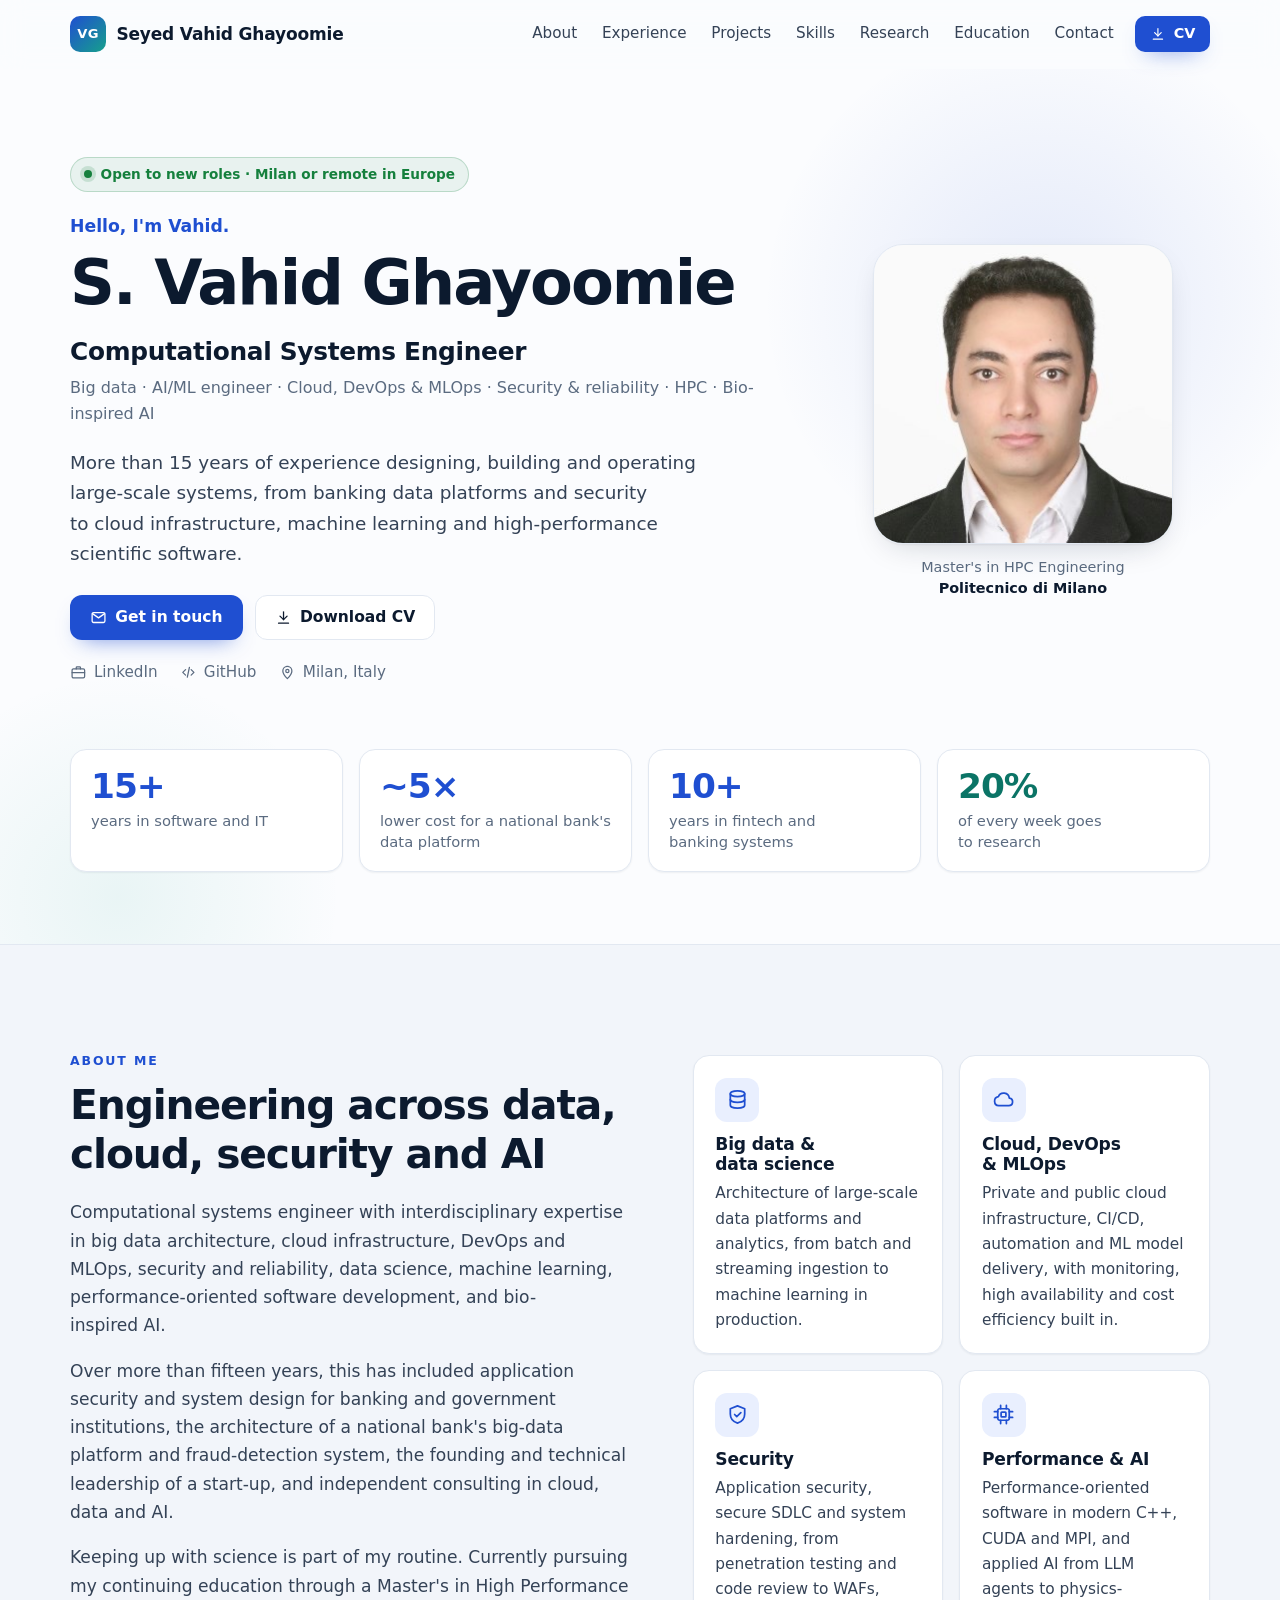
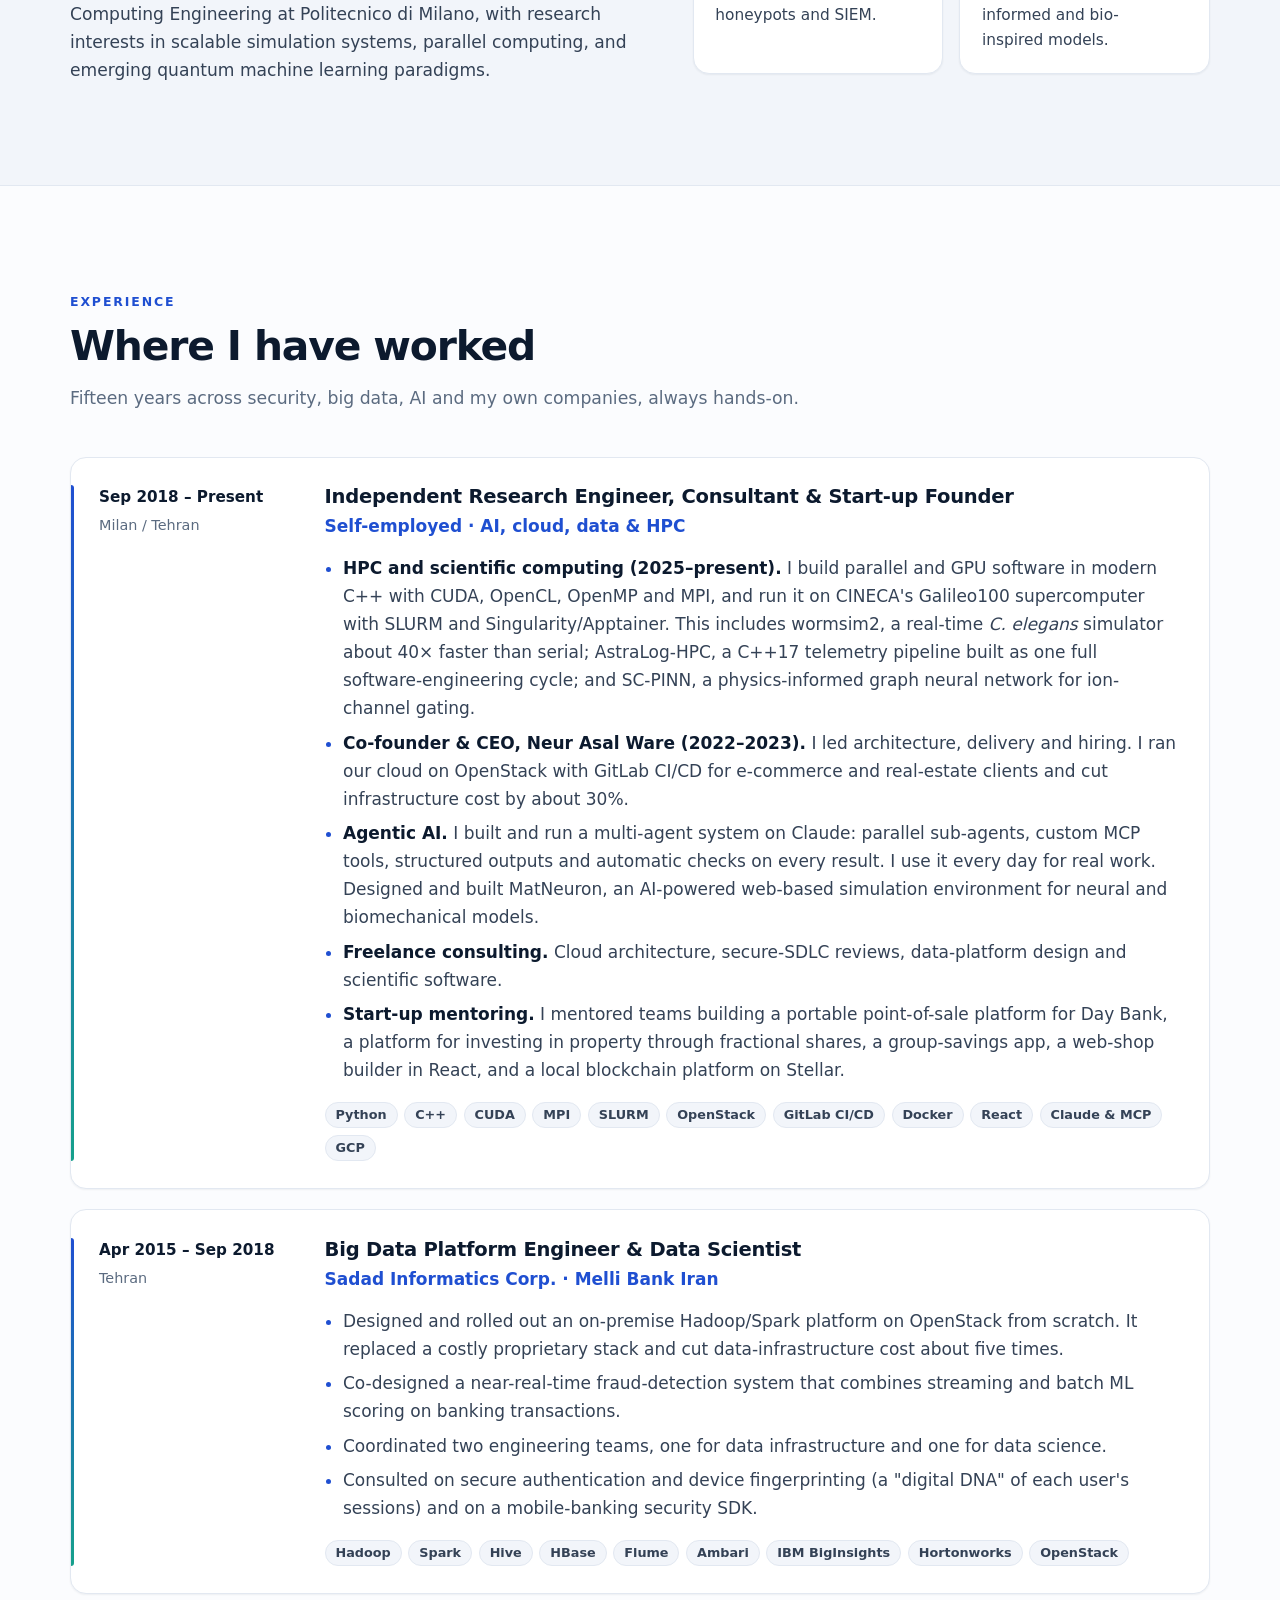
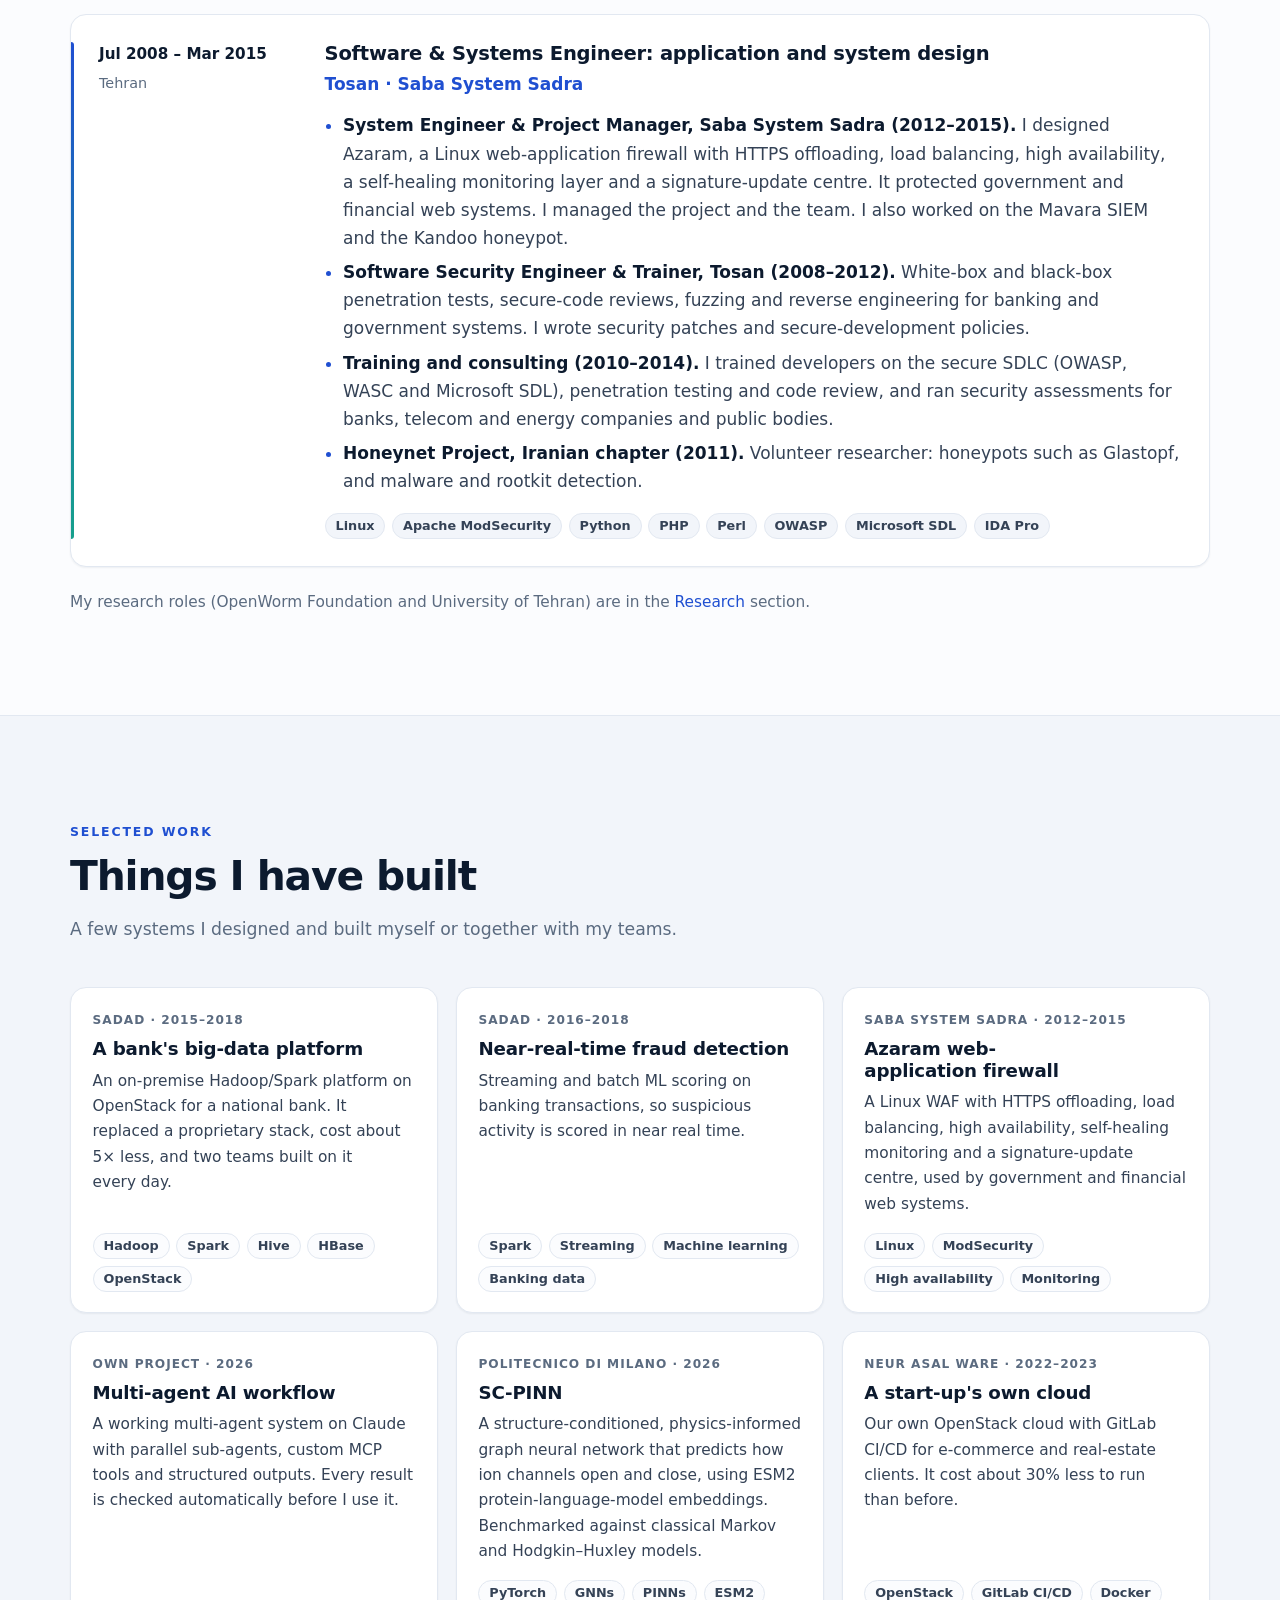
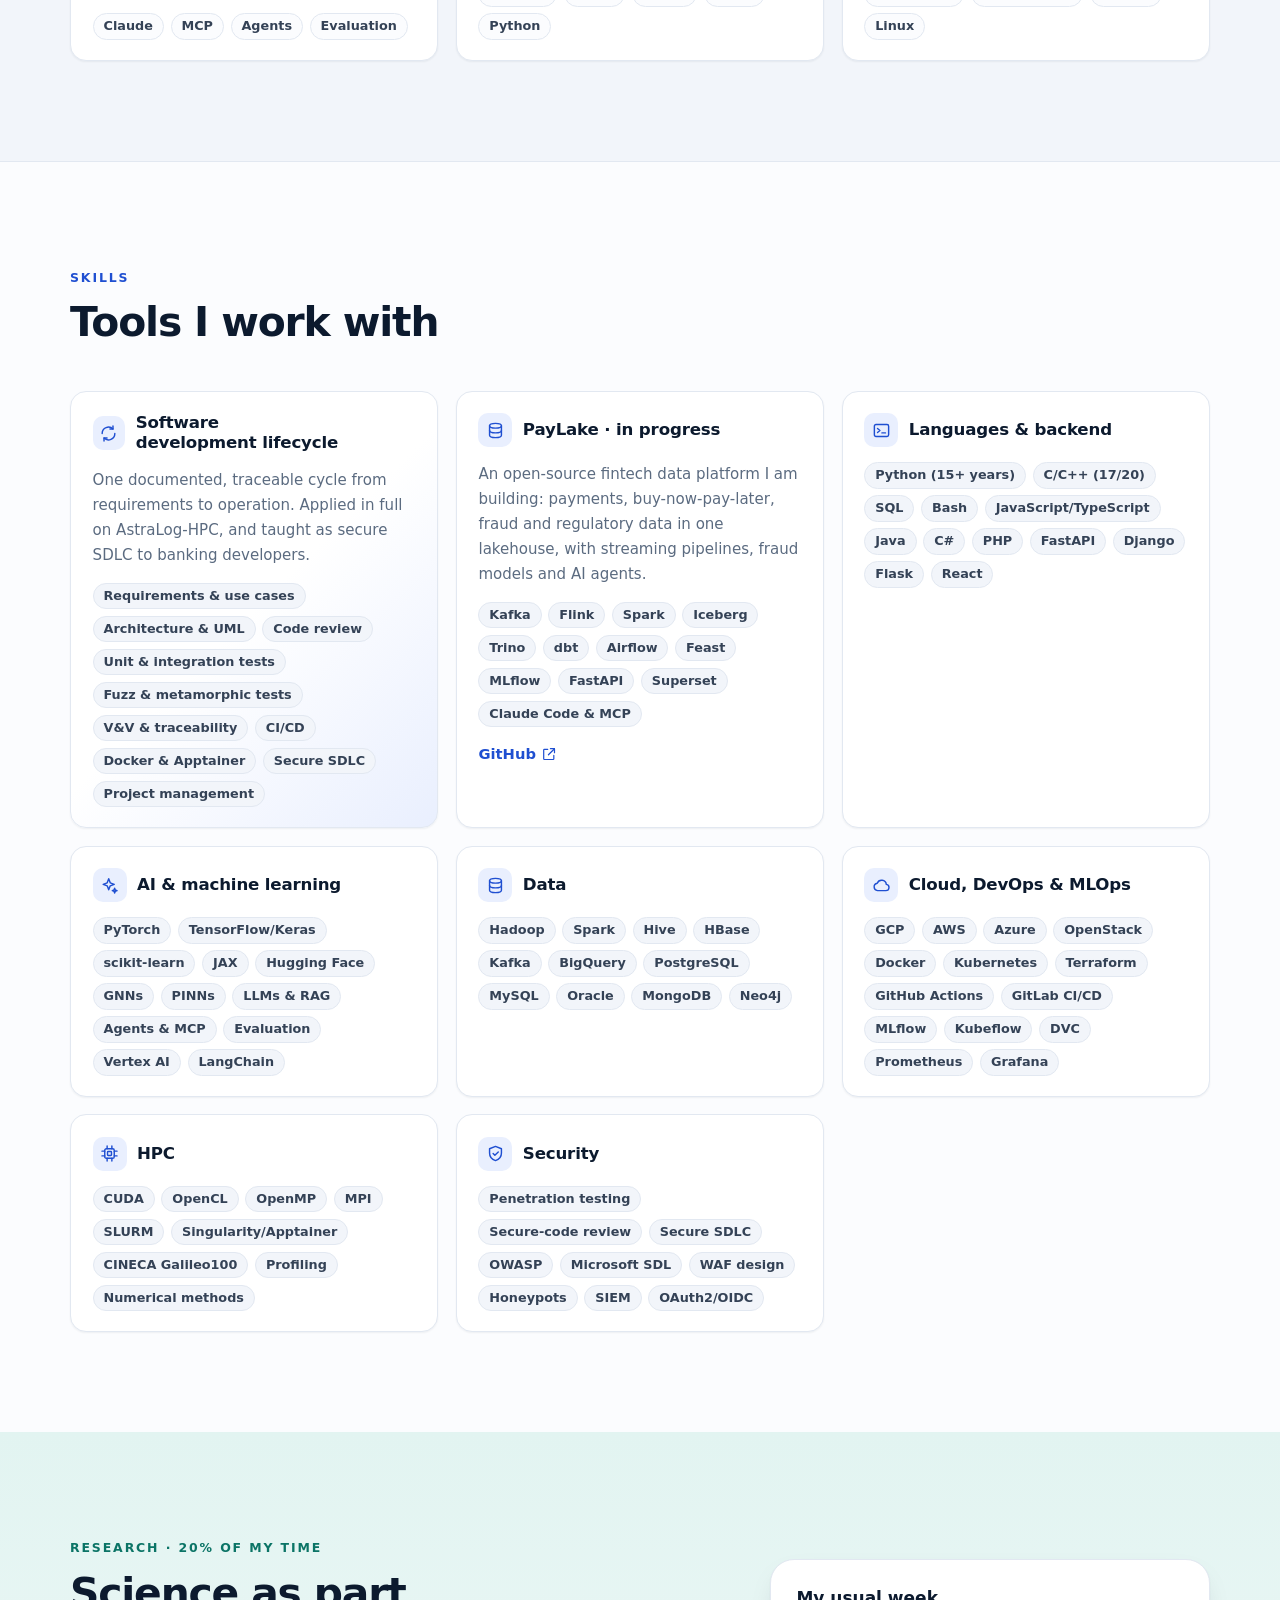
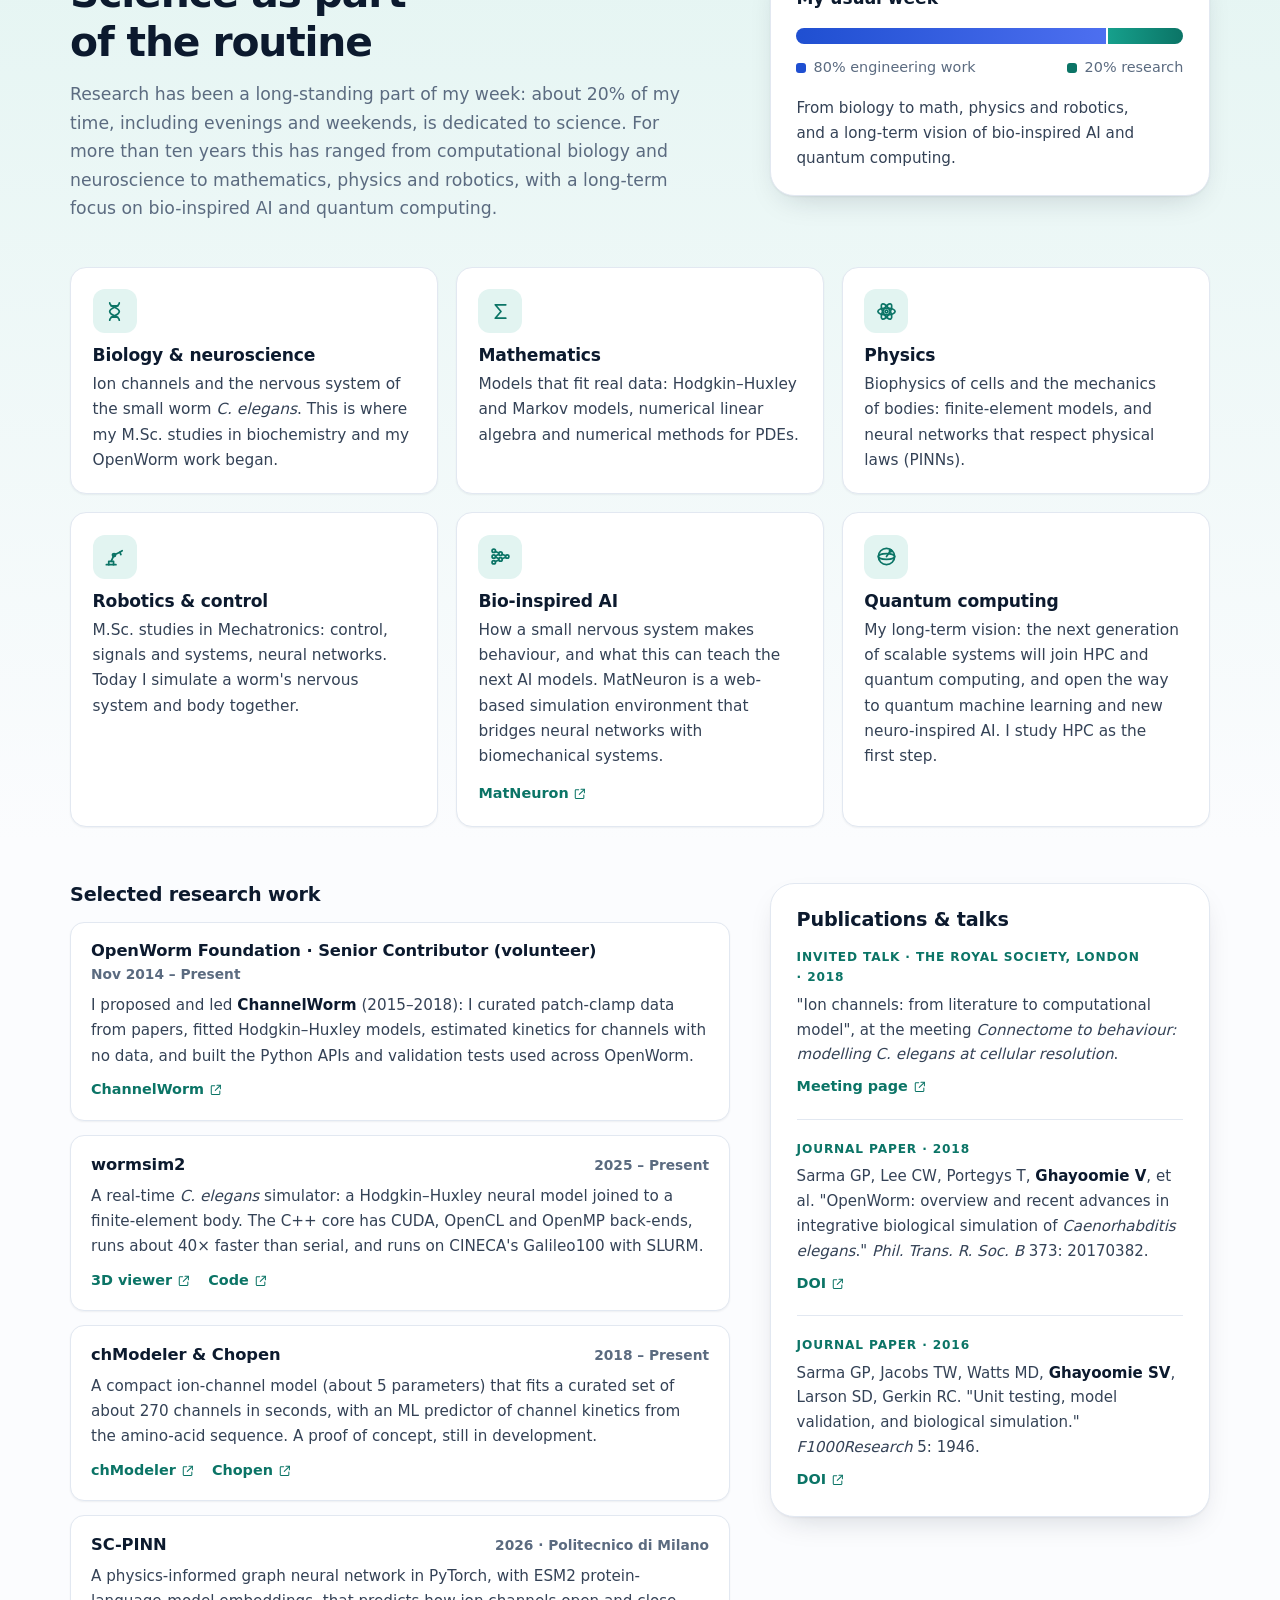
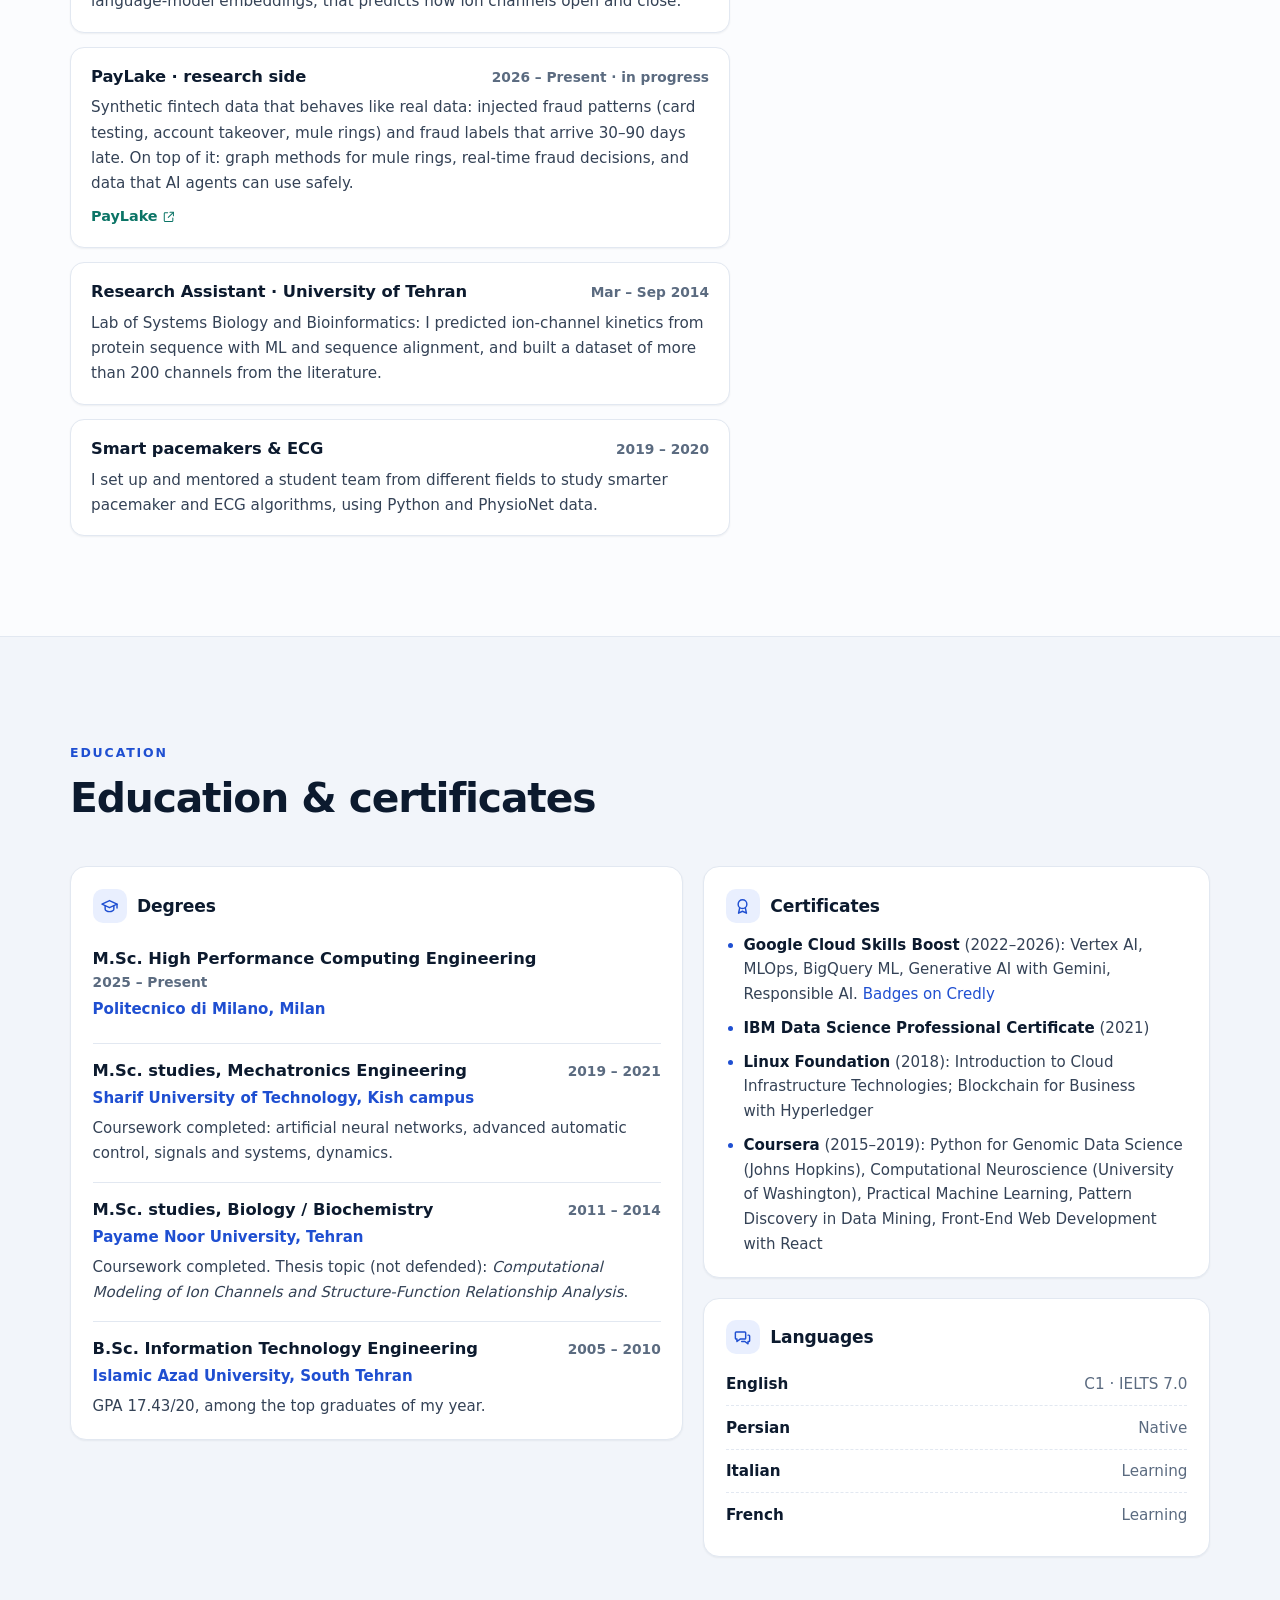
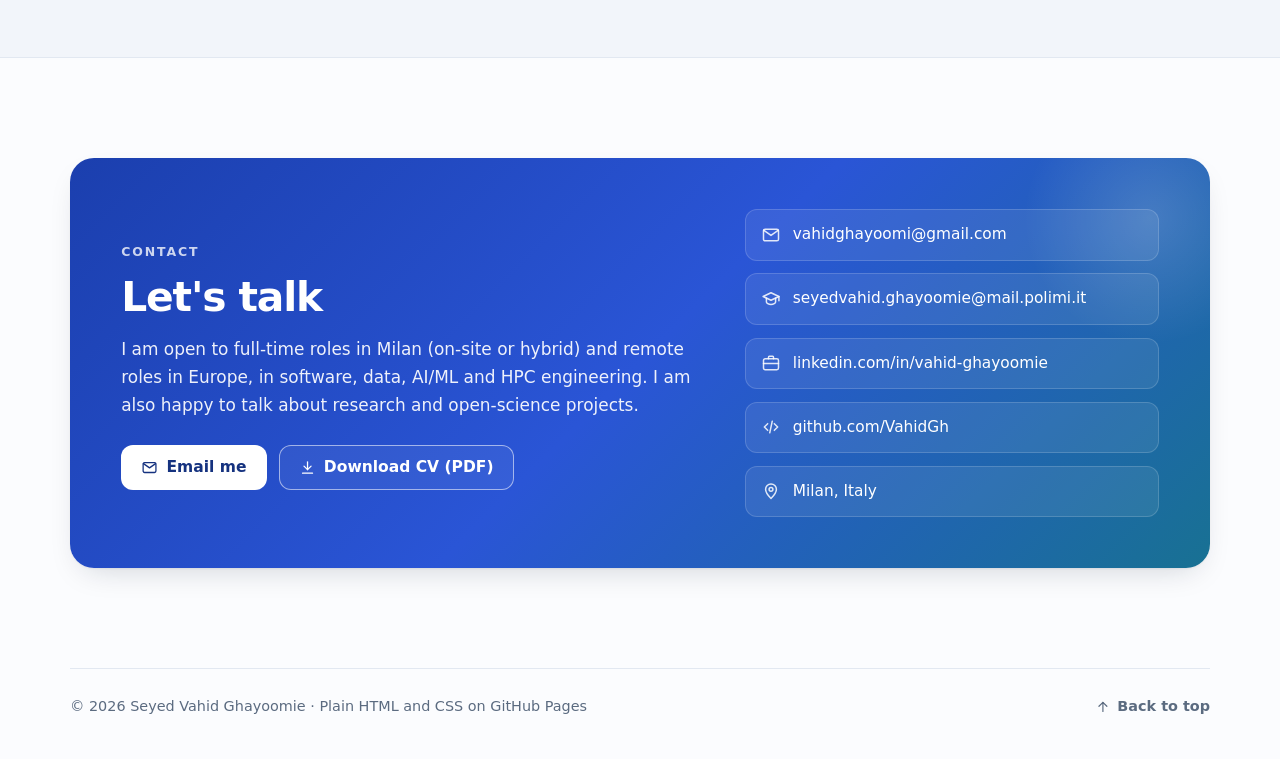
<file: index.html>
<!DOCTYPE html>
<html lang="en">
<head>
  <meta charset="utf-8">
  <meta name="viewport" content="width=device-width, initial-scale=1">
  <title>Seyed Vahid Ghayoomie · Computational Systems Engineer · Milan</title>
  <meta name="description" content="Seyed Vahid Ghayoomie is a computational systems engineer in Milan with interdisciplinary expertise in big data architecture, cloud infrastructure, DevOps and MLOps, security and reliability, data science, machine learning, performance-oriented software development and bio-inspired AI.">
  <meta name="author" content="Seyed Vahid Ghayoomie">
  <link rel="canonical" href="https://vahidgh.github.io/">
  <meta name="color-scheme" content="light dark">
  <meta name="theme-color" content="#fbfcfe" media="(prefers-color-scheme: light)">
  <meta name="theme-color" content="#0a1120" media="(prefers-color-scheme: dark)">

  <meta property="og:type" content="profile">
  <meta property="og:title" content="Seyed Vahid Ghayoomie · Computational Systems Engineer">
  <meta property="og:description" content="Computational systems engineer: big data architecture, AI/ML engineering, cloud infrastructure, DevOps and MLOps, security and reliability, HPC and bio-inspired AI. Based in Milan, Italy.">
  <meta property="og:url" content="https://vahidgh.github.io/">
  <meta property="og:image" content="https://vahidgh.github.io/images/profile-pic.jpg">
  <meta property="og:image:alt" content="Portrait of Seyed Vahid Ghayoomie">
  <meta property="profile:first_name" content="Vahid">
  <meta property="profile:last_name" content="Ghayoomie">
  <meta name="twitter:card" content="summary">

  <link rel="icon" href="favicon.svg" type="image/svg+xml">
  <link rel="stylesheet" href="assets/css/style.css">
  <script>document.documentElement.classList.add('js');</script>
  <script src="assets/js/main.js" defer></script>

  <script type="application/ld+json">
  {
    "@context": "https://schema.org",
    "@type": "Person",
    "name": "Seyed Vahid Ghayoomie",
    "alternateName": "Vahid Ghayoomie",
    "jobTitle": "Computational Systems Engineer",
    "url": "https://vahidgh.github.io/",
    "image": "https://vahidgh.github.io/images/profile-pic.jpg",
    "email": "mailto:vahidghayoomi@gmail.com",
    "address": { "@type": "PostalAddress", "addressLocality": "Milan", "addressCountry": "IT" },
    "knowsLanguage": ["en", "fa"],
    "knowsAbout": ["Big data architecture", "Cloud infrastructure", "DevOps", "MLOps", "Security and reliability", "Data science", "Machine learning", "High performance computing", "Bio-inspired AI"],
    "sameAs": [
      "https://github.com/VahidGh",
      "https://www.linkedin.com/in/vahid-ghayoomie",
      "https://www.credly.com/users/vahid-ghayoomie/badges"
    ]
  }
  </script>
</head>
<body>
  <!-- Icon set (simple line icons) -->
  <svg xmlns="http://www.w3.org/2000/svg" style="display:none">
    <symbol id="i-mail" viewBox="0 0 24 24"><rect x="3" y="5" width="18" height="14" rx="2"/><path d="m3.5 6.5 8.5 6 8.5-6"/></symbol>
    <symbol id="i-download" viewBox="0 0 24 24"><path d="M12 4v11"/><path d="m7 10 5 5 5-5"/><path d="M5 20h14"/></symbol>
    <symbol id="i-external" viewBox="0 0 24 24"><path d="M14 4h6v6"/><path d="M20 4 11 13"/><path d="M19 14v5a1 1 0 0 1-1 1H5a1 1 0 0 1-1-1V6a1 1 0 0 1 1-1h5"/></symbol>
    <symbol id="i-code" viewBox="0 0 24 24"><path d="m8 8-4 4 4 4"/><path d="m16 8 4 4-4 4"/><path d="m13.5 5-3 14"/></symbol>
    <symbol id="i-briefcase" viewBox="0 0 24 24"><rect x="3" y="7" width="18" height="13" rx="2"/><path d="M9 7V5a1 1 0 0 1 1-1h4a1 1 0 0 1 1 1v2"/><path d="M3 12.5h18"/></symbol>
    <symbol id="i-pin" viewBox="0 0 24 24"><path d="M12 21s-6.5-6.2-6.5-11a6.5 6.5 0 0 1 13 0c0 4.8-6.5 11-6.5 11z"/><circle cx="12" cy="10" r="2.3"/></symbol>
    <symbol id="i-cap" viewBox="0 0 24 24"><path d="m2.5 9 9.5-4.5L21.5 9 12 13.5z"/><path d="M6.5 11v4.5c0 1.4 2.5 3 5.5 3s5.5-1.6 5.5-3V11"/><path d="M21.5 9v5"/></symbol>
    <symbol id="i-badge" viewBox="0 0 24 24"><circle cx="12" cy="9" r="5.5"/><path d="m8.5 13.5-1.5 7 5-2.5 5 2.5-1.5-7"/></symbol>
    <symbol id="i-chat" viewBox="0 0 24 24"><path d="M4 5h11a1 1 0 0 1 1 1v7a1 1 0 0 1-1 1H9l-4 3v-3H4a1 1 0 0 1-1-1V6a1 1 0 0 1 1-1z"/><path d="M19 9h1a1 1 0 0 1 1 1v6a1 1 0 0 1-1 1h-1v3l-4-3h-4"/></symbol>
    <symbol id="i-up" viewBox="0 0 24 24"><path d="M12 19V5"/><path d="m6 11 6-6 6 6"/></symbol>
    <symbol id="i-menu" viewBox="0 0 24 24"><path d="M4 7h16M4 12h16M4 17h16"/></symbol>
    <symbol id="i-database" viewBox="0 0 24 24"><ellipse cx="12" cy="6" rx="7.5" ry="3"/><path d="M4.5 6v12c0 1.7 3.4 3 7.5 3s7.5-1.3 7.5-3V6"/><path d="M4.5 12c0 1.7 3.4 3 7.5 3s7.5-1.3 7.5-3"/></symbol>
    <symbol id="i-spark" viewBox="0 0 24 24"><path d="M11 3.5 12.9 8.6 18 10.5 12.9 12.4 11 17.5 9.1 12.4 4 10.5 9.1 8.6z"/><path d="M18.5 15.5l.8 2.2 2.2.8-2.2.8-.8 2.2-.8-2.2-2.2-.8 2.2-.8z"/></symbol>
    <symbol id="i-shield" viewBox="0 0 24 24"><path d="M12 3 4.5 6v5.5c0 4.6 3.2 8.2 7.5 9.5 4.3-1.3 7.5-4.9 7.5-9.5V6z"/><path d="m9 12 2.2 2.2L15.5 10"/></symbol>
    <symbol id="i-cpu" viewBox="0 0 24 24"><rect x="6" y="6" width="12" height="12" rx="2"/><rect x="9.5" y="9.5" width="5" height="5" rx=".8"/><path d="M9 2.5V6M15 2.5V6M9 18v3.5M15 18v3.5M2.5 9H6M2.5 15H6M18 9h3.5M18 15h3.5"/></symbol>
    <symbol id="i-cloud" viewBox="0 0 24 24"><path d="M7 18.5h10.5a4 4 0 0 0 .6-7.95A6 6 0 0 0 6.6 9.1 4.75 4.75 0 0 0 7 18.5z"/></symbol>
    <symbol id="i-cycle" viewBox="0 0 24 24"><path d="M20 12a8 8 0 0 1-13.66 5.66"/><path d="M4 12a8 8 0 0 1 13.66-5.66"/><path d="M17.66 2.5v3.84h-3.84"/><path d="M6.34 21.5v-3.84h3.84"/></symbol>
    <symbol id="i-terminal" viewBox="0 0 24 24"><rect x="3" y="4.5" width="18" height="15" rx="2"/><path d="m7 9.5 3 2.5-3 2.5"/><path d="M12.5 15h4.5"/></symbol>
    <symbol id="i-dna" viewBox="0 0 24 24"><path d="M7 3c0 4.5 10 4.5 10 9s-10 4.5-10 9"/><path d="M17 3c0 4.5-10 4.5-10 9s10 4.5 10 9"/><path d="M8.6 6.2h6.8M8.6 17.8h6.8"/></symbol>
    <symbol id="i-sigma" viewBox="0 0 24 24"><path d="M17.5 5H6.5l6 7-6 7h11"/></symbol>
    <symbol id="i-atom" viewBox="0 0 24 24"><circle cx="12" cy="12" r="1.5"/><ellipse cx="12" cy="12" rx="9" ry="3.6"/><ellipse cx="12" cy="12" rx="9" ry="3.6" transform="rotate(60 12 12)"/><ellipse cx="12" cy="12" rx="9" ry="3.6" transform="rotate(120 12 12)"/></symbol>
    <symbol id="i-robot" viewBox="0 0 24 24"><path d="M3.5 20.5h10"/><path d="M6 20.5V17h5v3.5"/><path d="m8.5 17 3-6.5"/><path d="m11.5 10.5 6-3"/><circle cx="11.5" cy="10.5" r="1.6"/><path d="m17.5 7.5 2.5-1.5M17.5 7.5l1.2 2.5"/></symbol>
    <symbol id="i-neuron" viewBox="0 0 24 24"><circle cx="5" cy="6" r="1.8"/><circle cx="5" cy="12" r="1.8"/><circle cx="5" cy="18" r="1.8"/><circle cx="12" cy="9" r="1.8"/><circle cx="12" cy="15" r="1.8"/><circle cx="19" cy="12" r="1.8"/><path d="m6.7 6.7 3.6 1.6M6.8 11.4l3.4-1.7M6.8 12.6l3.4 1.7M6.7 17.3l3.6-1.6M13.7 9.7l3.6 1.6M13.7 14.3l3.6-1.6"/></symbol>
    <symbol id="i-qubit" viewBox="0 0 24 24"><circle cx="12" cy="12" r="8.5"/><ellipse cx="12" cy="12" rx="8.5" ry="3"/><path d="M12 12l4.2-6"/><circle cx="16.2" cy="6" r="1.1"/></symbol>
  </svg>

  <a class="skip" href="#main">Skip to content</a>

  <header class="site-header">
    <div class="container nav-wrap">
      <a class="brand" href="#top" aria-label="Seyed Vahid Ghayoomie, back to top">
        <span class="monogram" aria-hidden="true">VG</span>
        <span>Seyed Vahid Ghayoomie</span>
      </a>
      <button class="menu-btn" type="button" aria-expanded="false" aria-controls="site-nav" aria-label="Open menu">
        <svg class="icon" aria-hidden="true"><use href="#i-menu"/></svg>
      </button>
      <nav id="site-nav" class="nav" aria-label="Main">
        <a href="#about">About</a>
        <a href="#experience">Experience</a>
        <a href="#projects">Projects</a>
        <a href="#skills">Skills</a>
        <a href="#research">Research</a>
        <a href="#education">Education</a>
        <a href="#contact">Contact</a>
        <a class="btn btn-primary btn-sm" href="cv/CV-SeyedVahidGhayoomie.pdf" target="_blank" rel="noopener">
          <svg class="icon" aria-hidden="true"><use href="#i-download"/></svg>CV
        </a>
      </nav>
    </div>
  </header>

  <main id="main">

    <!-- ============ HERO ============ -->
    <section class="hero" id="top" aria-label="Introduction">
      <div class="container">
        <div class="hero-grid">
          <div class="hero-text">
            <span class="pill"><span class="dot" aria-hidden="true"></span>Open to new roles · Milan or remote in Europe</span>
            <p class="hello">Hello, I'm Vahid.</p>
            <h1>S. Vahid Ghayoomie</h1>
            <p class="role">Computational Systems Engineer</p>
            <p class="focus">Big data · AI/ML engineer · Cloud, DevOps &amp; MLOps · Security &amp; reliability · HPC · Bio-inspired AI</p>
            <p class="lead">More than 15 years of experience designing, building and operating large-scale systems, from banking data platforms and security to cloud infrastructure, machine learning and high-performance scientific software.</p>
            <div class="cta">
              <a class="btn btn-primary" href="#contact"><svg class="icon" aria-hidden="true"><use href="#i-mail"/></svg>Get in touch</a>
              <a class="btn btn-ghost" href="cv/CV-SeyedVahidGhayoomie.pdf" download><svg class="icon" aria-hidden="true"><use href="#i-download"/></svg>Download CV</a>
            </div>
            <div class="quick-links">
              <a href="https://www.linkedin.com/in/vahid-ghayoomie" rel="me noopener" target="_blank"><svg class="icon" aria-hidden="true"><use href="#i-briefcase"/></svg>LinkedIn</a>
              <a href="https://github.com/VahidGh" rel="me noopener" target="_blank"><svg class="icon" aria-hidden="true"><use href="#i-code"/></svg>GitHub</a>
              <span><svg class="icon" aria-hidden="true"><use href="#i-pin"/></svg>Milan, Italy</span>
            </div>
          </div>
          <figure class="portrait">
            <div class="frame">
              <span class="fallback" aria-hidden="true">VG</span>
              <img src="images/profile-pic.jpg" width="300" height="299" alt="Portrait of Seyed Vahid Ghayoomie" decoding="async" fetchpriority="high">
            </div>
            <figcaption class="portrait-caption">Master's in HPC Engineering<br><b>Politecnico di Milano</b></figcaption>
          </figure>
        </div>

        <ul class="stats" aria-label="Key numbers">
          <li class="stat"><b>15+</b><span>years in software and IT</span></li>
          <li class="stat"><b>~5×</b><span>lower cost for a national bank's data platform</span></li>
          <li class="stat"><b>10+</b><span>years in fintech and banking systems</span></li>
          <li class="stat sci"><b>20%</b><span>of every week goes to research</span></li>
        </ul>
      </div>
    </section>

    <!-- ============ ABOUT ============ -->
    <section class="section alt" id="about" aria-labelledby="about-title">
      <div class="container about-grid">
        <div class="about-text">
          <span class="eyebrow">About me</span>
          <h2 id="about-title">Engineering across data, cloud, security and AI</h2>
          <p>Computational systems engineer with interdisciplinary expertise in big data architecture, cloud infrastructure, DevOps and MLOps, security and reliability, data science, machine learning, performance-oriented software development, and bio-inspired AI.</p>
          <p>Over more than fifteen years, this has included application security and system design for banking and government institutions, the architecture of a national bank's big-data platform and fraud-detection system, the founding and technical leadership of a start-up, and independent consulting in cloud, data and AI.</p>
          <p>Keeping up with science is part of my routine. Currently pursuing my continuing education through a Master's in High Performance Computing Engineering at Politecnico di Milano, with research interests in scalable simulation systems, parallel computing, and emerging quantum machine learning paradigms.</p>
        </div>
        <div class="do-grid">
          <article class="card">
            <span class="ico"><svg class="icon" aria-hidden="true"><use href="#i-database"/></svg></span>
            <h3>Big data &amp; data science</h3>
            <p>Architecture of large-scale data platforms and analytics, from batch and streaming ingestion to machine learning in production.</p>
          </article>
          <article class="card">
            <span class="ico"><svg class="icon" aria-hidden="true"><use href="#i-cloud"/></svg></span>
            <h3>Cloud, DevOps &amp; MLOps</h3>
            <p>Private and public cloud infrastructure, CI/CD, automation and ML model delivery, with monitoring, high availability and cost efficiency built in.</p>
          </article>
          <article class="card">
            <span class="ico"><svg class="icon" aria-hidden="true"><use href="#i-shield"/></svg></span>
            <h3>Security</h3>
            <p>Application security, secure SDLC and system hardening, from penetration testing and code review to WAFs, honeypots and SIEM.</p>
          </article>
          <article class="card">
            <span class="ico"><svg class="icon" aria-hidden="true"><use href="#i-cpu"/></svg></span>
            <h3>Performance &amp; AI</h3>
            <p>Performance-oriented software in modern C++, CUDA and MPI, and applied AI from LLM agents to physics-informed and bio-inspired models.</p>
          </article>
        </div>
      </div>
    </section>

    <!-- ============ EXPERIENCE ============ -->
    <section class="section" id="experience" aria-labelledby="exp-title">
      <div class="container">
        <div class="section-head">
          <span class="eyebrow">Experience</span>
          <h2 id="exp-title">Where I have worked</h2>
          <p>Fifteen years across security, big data, AI and my own companies, always hands-on.</p>
        </div>

        <div class="timeline">
          <article class="job">
            <div class="job-side">
              <p class="job-when">Sep 2018 – Present</p>
              <p class="job-where">Milan / Tehran</p>
            </div>
            <div class="job-main">
              <h3>Independent Research Engineer, Consultant &amp; Start-up Founder</h3>
              <p class="org">Self-employed · AI, cloud, data &amp; HPC</p>
              <ul>
                <li><b>HPC and scientific computing (2025–present).</b> I build parallel and GPU software in modern C++ with CUDA, OpenCL, OpenMP and MPI, and run it on CINECA's Galileo100 supercomputer with SLURM and Singularity/Apptainer. This includes wormsim2, a real-time <i>C. elegans</i> simulator about 40× faster than serial; AstraLog-HPC, a C++17 telemetry pipeline built as one full software-engineering cycle; and SC-PINN, a physics-informed graph neural network for ion-channel gating.</li>
                <li><b>Co-founder &amp; CEO, Neur Asal Ware (2022–2023).</b> I led architecture, delivery and hiring. I ran our cloud on OpenStack with GitLab CI/CD for e-commerce and real-estate clients and cut infrastructure cost by about 30%.</li>
                <li><b>Agentic AI.</b> I built and run a multi-agent system on Claude: parallel sub-agents, custom MCP tools, structured outputs and automatic checks on every result. I use it every day for real work. Designed and built MatNeuron, an AI-powered web-based simulation environment for neural and biomechanical models.</li>
                <li><b>Freelance consulting.</b> Cloud architecture, secure-SDLC reviews, data-platform design and scientific software.</li>
                <li><b>Start-up mentoring.</b> I mentored teams building a portable point-of-sale platform for Day Bank, a platform for investing in property through fractional shares, a group-savings app, a web-shop builder in React, and a local blockchain platform on Stellar.</li>
              </ul>
              <ul class="tags" aria-label="Tools">
                <li>Python</li><li>C++</li><li>CUDA</li><li>MPI</li><li>SLURM</li><li>OpenStack</li><li>GitLab CI/CD</li><li>Docker</li><li>React</li><li>Claude &amp; MCP</li><li>GCP</li>
              </ul>
            </div>
          </article>

          <article class="job">
            <div class="job-side">
              <p class="job-when">Apr 2015 – Sep 2018</p>
              <p class="job-where">Tehran</p>
            </div>
            <div class="job-main">
              <h3>Big Data Platform Engineer &amp; Data Scientist</h3>
              <p class="org">Sadad Informatics Corp. · Melli Bank Iran</p>
              <ul>
                <li>Designed and rolled out an on-premise Hadoop/Spark platform on OpenStack from scratch. It replaced a costly proprietary stack and cut data-infrastructure cost about five times.</li>
                <li>Co-designed a near-real-time fraud-detection system that combines streaming and batch ML scoring on banking transactions.</li>
                <li>Coordinated two engineering teams, one for data infrastructure and one for data science.</li>
                <li>Consulted on secure authentication and device fingerprinting (a "digital DNA" of each user's sessions) and on a mobile-banking security SDK.</li>
              </ul>
              <ul class="tags" aria-label="Tools">
                <li>Hadoop</li><li>Spark</li><li>Hive</li><li>HBase</li><li>Flume</li><li>Ambari</li><li>IBM BigInsights</li><li>Hortonworks</li><li>OpenStack</li>
              </ul>
            </div>
          </article>

          <article class="job">
            <div class="job-side">
              <p class="job-when">Jul 2008 – Mar 2015</p>
              <p class="job-where">Tehran</p>
            </div>
            <div class="job-main">
              <h3>Software &amp; Systems Engineer: application and system design</h3>
              <p class="org">Tosan · Saba System Sadra</p>
              <ul>
                <li><b>System Engineer &amp; Project Manager, Saba System Sadra (2012–2015).</b> I designed Azaram, a Linux web-application firewall with HTTPS offloading, load balancing, high availability, a self-healing monitoring layer and a signature-update centre. It protected government and financial web systems. I managed the project and the team. I also worked on the Mavara SIEM and the Kandoo honeypot.</li>
                <li><b>Software Security Engineer &amp; Trainer, Tosan (2008–2012).</b> White-box and black-box penetration tests, secure-code reviews, fuzzing and reverse engineering for banking and government systems. I wrote security patches and secure-development policies.</li>
                <li><b>Training and consulting (2010–2014).</b> I trained developers on the secure SDLC (OWASP, WASC and Microsoft SDL), penetration testing and code review, and ran security assessments for banks, telecom and energy companies and public bodies.</li>
                <li><b>Honeynet Project, Iranian chapter (2011).</b> Volunteer researcher: honeypots such as Glastopf, and malware and rootkit detection.</li>
              </ul>
              <ul class="tags" aria-label="Tools">
                <li>Linux</li><li>Apache ModSecurity</li><li>Python</li><li>PHP</li><li>Perl</li><li>OWASP</li><li>Microsoft SDL</li><li>IDA Pro</li>
              </ul>
            </div>
          </article>
        </div>
        <p class="note-link">My research roles (OpenWorm Foundation and University of Tehran) are in the <a href="#research">Research</a> section.</p>
      </div>
    </section>

    <!-- ============ PROJECTS ============ -->
    <section class="section alt" id="projects" aria-labelledby="proj-title">
      <div class="container">
        <div class="section-head">
          <span class="eyebrow">Selected work</span>
          <h2 id="proj-title">Things I have built</h2>
          <p>A few systems I designed and built myself or together with my teams.</p>
        </div>
        <div class="grid-3">
          <article class="card project">
            <span class="meta">Sadad · 2015–2018</span>
            <h3>A bank's big-data platform</h3>
            <p>An on-premise Hadoop/Spark platform on OpenStack for a national bank. It replaced a proprietary stack, cost about 5× less, and two teams built on it every day.</p>
            <ul class="tags"><li>Hadoop</li><li>Spark</li><li>Hive</li><li>HBase</li><li>OpenStack</li></ul>
          </article>
          <article class="card project">
            <span class="meta">Sadad · 2016–2018</span>
            <h3>Near-real-time fraud detection</h3>
            <p>Streaming and batch ML scoring on banking transactions, so suspicious activity is scored in near real time.</p>
            <ul class="tags"><li>Spark</li><li>Streaming</li><li>Machine learning</li><li>Banking data</li></ul>
          </article>
          <article class="card project">
            <span class="meta">Saba System Sadra · 2012–2015</span>
            <h3>Azaram web-application firewall</h3>
            <p>A Linux WAF with HTTPS offloading, load balancing, high availability, self-healing monitoring and a signature-update centre, used by government and financial web systems.</p>
            <ul class="tags"><li>Linux</li><li>ModSecurity</li><li>High availability</li><li>Monitoring</li></ul>
          </article>
          <article class="card project">
            <span class="meta">Own project · 2026</span>
            <h3>Multi-agent AI workflow</h3>
            <p>A working multi-agent system on Claude with parallel sub-agents, custom MCP tools and structured outputs. Every result is checked automatically before I use it.</p>
            <ul class="tags"><li>Claude</li><li>MCP</li><li>Agents</li><li>Evaluation</li></ul>
          </article>
          <article class="card project">
            <span class="meta">Politecnico di Milano · 2026</span>
            <h3>SC-PINN</h3>
            <p>A structure-conditioned, physics-informed graph neural network that predicts how ion channels open and close, using ESM2 protein-language-model embeddings. Benchmarked against classical Markov and Hodgkin–Huxley models.</p>
            <ul class="tags"><li>PyTorch</li><li>GNNs</li><li>PINNs</li><li>ESM2</li><li>Python</li></ul>
          </article>
          <article class="card project">
            <span class="meta">Neur Asal Ware · 2022–2023</span>
            <h3>A start-up's own cloud</h3>
            <p>Our own OpenStack cloud with GitLab CI/CD for e-commerce and real-estate clients. It cost about 30% less to run than before.</p>
            <ul class="tags"><li>OpenStack</li><li>GitLab CI/CD</li><li>Docker</li><li>Linux</li></ul>
          </article>
        </div>
      </div>
    </section>

    <!-- ============ SKILLS ============ -->
    <section class="section" id="skills" aria-labelledby="skills-title">
      <div class="container">
        <div class="section-head">
          <span class="eyebrow">Skills</span>
          <h2 id="skills-title">Tools I work with</h2>
        </div>
        <div class="skills">
          <article class="card skill skill-sdlc">
            <h3><span class="ico sm"><svg class="icon" aria-hidden="true"><use href="#i-cycle"/></svg></span>Software development lifecycle</h3>
            <p>One documented, traceable cycle from requirements to operation. Applied in full on AstraLog-HPC, and taught as secure SDLC to banking developers.</p>
            <ul class="tags"><li>Requirements &amp; use cases</li><li>Architecture &amp; UML</li><li>Code review</li><li>Unit &amp; integration tests</li><li>Fuzz &amp; metamorphic tests</li><li>V&amp;V &amp; traceability</li><li>CI/CD</li><li>Docker &amp; Apptainer</li><li>Secure SDLC</li><li>Project management</li></ul>
          </article>
          <article class="card skill skill-project">
            <h3><span class="ico sm"><svg class="icon" aria-hidden="true"><use href="#i-database"/></svg></span>PayLake · in progress</h3>
            <p>An open-source fintech data platform I am building: payments, buy-now-pay-later, fraud and regulatory data in one lakehouse, with streaming pipelines, fraud models and AI agents.</p>
            <ul class="tags"><li>Kafka</li><li>Flink</li><li>Spark</li><li>Iceberg</li><li>Trino</li><li>dbt</li><li>Airflow</li><li>Feast</li><li>MLflow</li><li>FastAPI</li><li>Superset</li><li>Claude Code &amp; MCP</li></ul>
            <p class="links"><a href="https://github.com/VahidGh/paylake" target="_blank" rel="noopener">GitHub <svg class="icon" aria-hidden="true"><use href="#i-external"/></svg></a></p>
          </article>
          <article class="card skill">
            <h3><span class="ico sm"><svg class="icon" aria-hidden="true"><use href="#i-terminal"/></svg></span>Languages &amp; backend</h3>
            <ul class="tags"><li>Python (15+ years)</li><li>C/C++ (17/20)</li><li>SQL</li><li>Bash</li><li>JavaScript/TypeScript</li><li>Java</li><li>C#</li><li>PHP</li><li>FastAPI</li><li>Django</li><li>Flask</li><li>React</li></ul>
          </article>
          <article class="card skill">
            <h3><span class="ico sm"><svg class="icon" aria-hidden="true"><use href="#i-spark"/></svg></span>AI &amp; machine learning</h3>
            <ul class="tags"><li>PyTorch</li><li>TensorFlow/Keras</li><li>scikit-learn</li><li>JAX</li><li>Hugging Face</li><li>GNNs</li><li>PINNs</li><li>LLMs &amp; RAG</li><li>Agents &amp; MCP</li><li>Evaluation</li><li>Vertex AI</li><li>LangChain</li></ul>
          </article>
          <article class="card skill">
            <h3><span class="ico sm"><svg class="icon" aria-hidden="true"><use href="#i-database"/></svg></span>Data</h3>
            <ul class="tags"><li>Hadoop</li><li>Spark</li><li>Hive</li><li>HBase</li><li>Kafka</li><li>BigQuery</li><li>PostgreSQL</li><li>MySQL</li><li>Oracle</li><li>MongoDB</li><li>Neo4j</li></ul>
          </article>
          <article class="card skill">
            <h3><span class="ico sm"><svg class="icon" aria-hidden="true"><use href="#i-cloud"/></svg></span>Cloud, DevOps &amp; MLOps</h3>
            <ul class="tags"><li>GCP</li><li>AWS</li><li>Azure</li><li>OpenStack</li><li>Docker</li><li>Kubernetes</li><li>Terraform</li><li>GitHub Actions</li><li>GitLab CI/CD</li><li>MLflow</li><li>Kubeflow</li><li>DVC</li><li>Prometheus</li><li>Grafana</li></ul>
          </article>
          <article class="card skill">
            <h3><span class="ico sm"><svg class="icon" aria-hidden="true"><use href="#i-cpu"/></svg></span>HPC</h3>
            <ul class="tags"><li>CUDA</li><li>OpenCL</li><li>OpenMP</li><li>MPI</li><li>SLURM</li><li>Singularity/Apptainer</li><li>CINECA Galileo100</li><li>Profiling</li><li>Numerical methods</li></ul>
          </article>
          <article class="card skill">
            <h3><span class="ico sm"><svg class="icon" aria-hidden="true"><use href="#i-shield"/></svg></span>Security</h3>
            <ul class="tags"><li>Penetration testing</li><li>Secure-code review</li><li>Secure SDLC</li><li>OWASP</li><li>Microsoft SDL</li><li>WAF design</li><li>Honeypots</li><li>SIEM</li><li>OAuth2/OIDC</li></ul>
          </article>
        </div>
      </div>
    </section>

    <!-- ============ RESEARCH ============ -->
    <section class="section research" id="research" aria-labelledby="research-title">
      <div class="container">
        <div class="split">
          <div class="section-head">
            <span class="eyebrow">Research · 20% of my time</span>
            <h2 id="research-title">Science as part of the routine</h2>
            <p>Research has been a long-standing part of my week: about 20% of my time, including evenings and weekends, is dedicated to science. For more than ten years this has ranged from computational biology and neuroscience to mathematics, physics and robotics, with a long-term focus on bio-inspired AI and quantum computing.</p>
          </div>
          <div class="week" aria-label="My usual week: 80% engineering work, 20% research">
            <p class="week-title">My usual week</p>
            <div class="bar" aria-hidden="true"><span class="eng"></span><span class="res"></span></div>
            <div class="legend">
              <span><i class="sw eng"></i>80% engineering work</span>
              <span><i class="sw res"></i>20% research</span>
            </div>
            <p class="week-note">From biology to math, physics and robotics, and a long-term vision of bio-inspired AI and quantum computing.</p>
          </div>
        </div>

        <div class="topics">
          <article class="card topic">
            <span class="ico"><svg class="icon" aria-hidden="true"><use href="#i-dna"/></svg></span>
            <h3>Biology &amp; neuroscience</h3>
            <p>Ion channels and the nervous system of the small worm <i>C. elegans</i>. This is where my M.Sc. studies in biochemistry and my OpenWorm work began.</p>
          </article>
          <article class="card topic">
            <span class="ico"><svg class="icon" aria-hidden="true"><use href="#i-sigma"/></svg></span>
            <h3>Mathematics</h3>
            <p>Models that fit real data: Hodgkin–Huxley and Markov models, numerical linear algebra and numerical methods for PDEs.</p>
          </article>
          <article class="card topic">
            <span class="ico"><svg class="icon" aria-hidden="true"><use href="#i-atom"/></svg></span>
            <h3>Physics</h3>
            <p>Biophysics of cells and the mechanics of bodies: finite-element models, and neural networks that respect physical laws (PINNs).</p>
          </article>
          <article class="card topic">
            <span class="ico"><svg class="icon" aria-hidden="true"><use href="#i-robot"/></svg></span>
            <h3>Robotics &amp; control</h3>
            <p>M.Sc. studies in Mechatronics: control, signals and systems, neural networks. Today I simulate a worm's nervous system and body together.</p>
          </article>
          <article class="card topic">
            <span class="ico"><svg class="icon" aria-hidden="true"><use href="#i-neuron"/></svg></span>
            <h3>Bio-inspired AI</h3>
            <p>How a small nervous system makes behaviour, and what this can teach the next AI models. MatNeuron is a web-based simulation environment that bridges neural networks with biomechanical systems.</p>
            <a class="more" href="https://github.com/VahidGh/MatNeuron" target="_blank" rel="noopener">MatNeuron <svg class="icon" aria-hidden="true"><use href="#i-external"/></svg></a>
          </article>
          <article class="card topic">
            <span class="ico"><svg class="icon" aria-hidden="true"><use href="#i-qubit"/></svg></span>
            <h3>Quantum computing</h3>
            <p>My long-term vision: the next generation of scalable systems will join HPC and quantum computing, and open the way to quantum machine learning and new neuro-inspired AI. I study HPC as the first step.</p>
          </article>
        </div>

        <div class="research-work">
          <div>
            <h3 class="sub-title">Selected research work</h3>
            <ul class="rw-list">
              <li>
                <div class="rw-head"><h4>OpenWorm Foundation · Senior Contributor (volunteer)</h4><span class="when">Nov 2014 – Present</span></div>
                <p>I proposed and led <b>ChannelWorm</b> (2015–2018): I curated patch-clamp data from papers, fitted Hodgkin–Huxley models, estimated kinetics for channels with no data, and built the Python APIs and validation tests used across OpenWorm.</p>
                <a class="more" href="https://github.com/openworm/ChannelWorm" target="_blank" rel="noopener">ChannelWorm <svg class="icon" aria-hidden="true"><use href="#i-external"/></svg></a>
              </li>
              <li>
                <div class="rw-head"><h4>wormsim2</h4><span class="when">2025 – Present</span></div>
                <p>A real-time <i>C. elegans</i> simulator: a Hodgkin–Huxley neural model joined to a finite-element body. The C++ core has CUDA, OpenCL and OpenMP back-ends, runs about 40× faster than serial, and runs on CINECA's Galileo100 with SLURM.</p>
                <span class="more-row">
                  <a class="more" href="https://vahidgh.github.io/wormsim2/" target="_blank" rel="noopener">3D viewer <svg class="icon" aria-hidden="true"><use href="#i-external"/></svg></a>
                  <a class="more" href="https://github.com/VahidGh/wormsim2" target="_blank" rel="noopener">Code <svg class="icon" aria-hidden="true"><use href="#i-external"/></svg></a>
                </span>
              </li>
              <li>
                <div class="rw-head"><h4>chModeler &amp; Chopen</h4><span class="when">2018 – Present</span></div>
                <p>A compact ion-channel model (about 5 parameters) that fits a curated set of about 270 channels in seconds, with an ML predictor of channel kinetics from the amino-acid sequence. A proof of concept, still in development.</p>
                <span class="more-row">
                  <a class="more" href="https://github.com/VahidGh/chModeler" target="_blank" rel="noopener">chModeler <svg class="icon" aria-hidden="true"><use href="#i-external"/></svg></a>
                  <a class="more" href="https://github.com/VahidGh/chopen" target="_blank" rel="noopener">Chopen <svg class="icon" aria-hidden="true"><use href="#i-external"/></svg></a>
                </span>
              </li>
              <li>
                <div class="rw-head"><h4>SC-PINN</h4><span class="when">2026 · Politecnico di Milano</span></div>
                <p>A physics-informed graph neural network in PyTorch, with ESM2 protein-language-model embeddings, that predicts how ion channels open and close.</p>
              </li>
              <li>
                <div class="rw-head"><h4>PayLake · research side</h4><span class="when">2026 – Present · in progress</span></div>
                <p>Synthetic fintech data that behaves like real data: injected fraud patterns (card testing, account takeover, mule rings) and fraud labels that arrive 30–90 days late. On top of it: graph methods for mule rings, real-time fraud decisions, and data that AI agents can use safely.</p>
                <a class="more" href="https://github.com/VahidGh/paylake" target="_blank" rel="noopener">PayLake <svg class="icon" aria-hidden="true"><use href="#i-external"/></svg></a>
              </li>
              <li>
                <div class="rw-head"><h4>Research Assistant · University of Tehran</h4><span class="when">Mar – Sep 2014</span></div>
                <p>Lab of Systems Biology and Bioinformatics: I predicted ion-channel kinetics from protein sequence with ML and sequence alignment, and built a dataset of more than 200 channels from the literature.</p>
              </li>
              <li>
                <div class="rw-head"><h4>Smart pacemakers &amp; ECG</h4><span class="when">2019 – 2020</span></div>
                <p>I set up and mentored a student team from different fields to study smarter pacemaker and ECG algorithms, using Python and PhysioNet data.</p>
              </li>
            </ul>
          </div>
          <aside class="pubs" aria-labelledby="pubs-title">
            <h3 class="sub-title" id="pubs-title">Publications &amp; talks</h3>
            <ol>
              <li>
                <span class="kind">Invited talk · The Royal Society, London · 2018</span>
                <p>"Ion channels: from literature to computational model", at the meeting <i>Connectome to behaviour: modelling C. elegans at cellular resolution</i>.</p>
                <a class="more" href="https://royalsociety.org/science-events-and-lectures/2018/01/mind-of-a-worm/" target="_blank" rel="noopener">Meeting page <svg class="icon" aria-hidden="true"><use href="#i-external"/></svg></a>
              </li>
              <li>
                <span class="kind">Journal paper · 2018</span>
                <p>Sarma GP, Lee CW, Portegys T, <b>Ghayoomie V</b>, et al. "OpenWorm: overview and recent advances in integrative biological simulation of <i>Caenorhabditis elegans</i>." <i>Phil. Trans. R. Soc. B</i> 373: 20170382.</p>
                <a class="more" href="https://doi.org/10.1098/rstb.2017.0382" target="_blank" rel="noopener">DOI <svg class="icon" aria-hidden="true"><use href="#i-external"/></svg></a>
              </li>
              <li>
                <span class="kind">Journal paper · 2016</span>
                <p>Sarma GP, Jacobs TW, Watts MD, <b>Ghayoomie SV</b>, Larson SD, Gerkin RC. "Unit testing, model validation, and biological simulation." <i>F1000Research</i> 5: 1946.</p>
                <a class="more" href="https://doi.org/10.12688/f1000research.9315.1" target="_blank" rel="noopener">DOI <svg class="icon" aria-hidden="true"><use href="#i-external"/></svg></a>
              </li>
            </ol>
          </aside>
        </div>
      </div>
    </section>

    <!-- ============ EDUCATION ============ -->
    <section class="section alt" id="education" aria-labelledby="edu-title">
      <div class="container">
        <div class="section-head">
          <span class="eyebrow">Education</span>
          <h2 id="edu-title">Education &amp; certificates</h2>
        </div>
        <div class="edu-grid">
          <div class="card edu">
            <h3 class="card-title"><span class="ico sm"><svg class="icon" aria-hidden="true"><use href="#i-cap"/></svg></span>Degrees</h3>
            <div class="edu-item">
              <div class="edu-head"><h4>M.Sc. High Performance Computing Engineering</h4><span class="when">2025 – Present</span></div>
              <p class="school">Politecnico di Milano, Milan</p>
            </div>
            <div class="edu-item">
              <div class="edu-head"><h4>M.Sc. studies, Mechatronics Engineering</h4><span class="when">2019 – 2021</span></div>
              <p class="school">Sharif University of Technology, Kish campus</p>
              <p>Coursework completed: artificial neural networks, advanced automatic control, signals and systems, dynamics.</p>
            </div>
            <div class="edu-item">
              <div class="edu-head"><h4>M.Sc. studies, Biology / Biochemistry</h4><span class="when">2011 – 2014</span></div>
              <p class="school">Payame Noor University, Tehran</p>
              <p>Coursework completed. Thesis topic (not defended): <i>Computational Modeling of Ion Channels and Structure-Function Relationship Analysis</i>.</p>
            </div>
            <div class="edu-item">
              <div class="edu-head"><h4>B.Sc. Information Technology Engineering</h4><span class="when">2005 – 2010</span></div>
              <p class="school">Islamic Azad University, South Tehran</p>
              <p>GPA 17.43/20, among the top graduates of my year.</p>
            </div>
          </div>
          <div class="stack">
            <div class="card">
              <h3 class="card-title"><span class="ico sm"><svg class="icon" aria-hidden="true"><use href="#i-badge"/></svg></span>Certificates</h3>
              <ul class="cert-list">
                <li><b>Google Cloud Skills Boost</b> (2022–2026): Vertex AI, MLOps, BigQuery ML, Generative AI with Gemini, Responsible AI. <a href="https://www.credly.com/users/vahid-ghayoomie/badges" target="_blank" rel="noopener">Badges on Credly</a></li>
                <li><b>IBM Data Science Professional Certificate</b> (2021)</li>
                <li><b>Linux Foundation</b> (2018): Introduction to Cloud Infrastructure Technologies; Blockchain for Business with Hyperledger</li>
                <li><b>Coursera</b> (2015–2019): Python for Genomic Data Science (Johns Hopkins), Computational Neuroscience (University of Washington), Practical Machine Learning, Pattern Discovery in Data Mining, Front-End Web Development with React</li>
              </ul>
            </div>
            <div class="card">
              <h3 class="card-title"><span class="ico sm"><svg class="icon" aria-hidden="true"><use href="#i-chat"/></svg></span>Languages</h3>
              <ul class="lang-list">
                <li><span>English</span><span>C1 · IELTS 7.0</span></li>
                <li><span>Persian</span><span>Native</span></li>
                <li><span>Italian</span><span>Learning</span></li>
                <li><span>French</span><span>Learning</span></li>
              </ul>
            </div>
          </div>
        </div>
      </div>
    </section>

    <!-- ============ CONTACT ============ -->
    <section class="section" id="contact" aria-labelledby="contact-title">
      <div class="container">
        <div class="contact-card">
          <div>
            <span class="eyebrow">Contact</span>
            <h2 id="contact-title">Let's talk</h2>
            <p>I am open to full-time roles in Milan (on-site or hybrid) and remote roles in Europe, in software, data, AI/ML and HPC engineering. I am also happy to talk about research and open-science projects.</p>
            <div class="cta">
              <a class="btn btn-light" href="mailto:vahidghayoomi@gmail.com"><svg class="icon" aria-hidden="true"><use href="#i-mail"/></svg>Email me</a>
              <a class="btn btn-outline-light" href="cv/CV-SeyedVahidGhayoomie.pdf" download><svg class="icon" aria-hidden="true"><use href="#i-download"/></svg>Download CV (PDF)</a>
            </div>
          </div>
          <ul class="contact-list">
            <li><svg class="icon" aria-hidden="true"><use href="#i-mail"/></svg><a href="mailto:vahidghayoomi@gmail.com">vahidghayoomi@gmail.com</a></li>
            <li><svg class="icon" aria-hidden="true"><use href="#i-cap"/></svg><a href="mailto:seyedvahid.ghayoomie@mail.polimi.it">seyedvahid.ghayoomie@mail.polimi.it</a></li>
            <li><svg class="icon" aria-hidden="true"><use href="#i-briefcase"/></svg><a href="https://www.linkedin.com/in/vahid-ghayoomie" target="_blank" rel="me noopener">linkedin.com/in/vahid-ghayoomie</a></li>
            <li><svg class="icon" aria-hidden="true"><use href="#i-code"/></svg><a href="https://github.com/VahidGh" target="_blank" rel="me noopener">github.com/VahidGh</a></li>
            <li><svg class="icon" aria-hidden="true"><use href="#i-pin"/></svg><span>Milan, Italy</span></li>
          </ul>
        </div>
      </div>
    </section>
  </main>

  <footer class="site-footer">
    <div class="container footer-wrap">
      <p>© <span id="year">2026</span> Seyed Vahid Ghayoomie · Plain HTML and CSS on GitHub Pages</p>
      <a class="top" href="#top"><svg class="icon" aria-hidden="true"><use href="#i-up"/></svg>Back to top</a>
    </div>
  </footer>
</body>
</html>
</file>
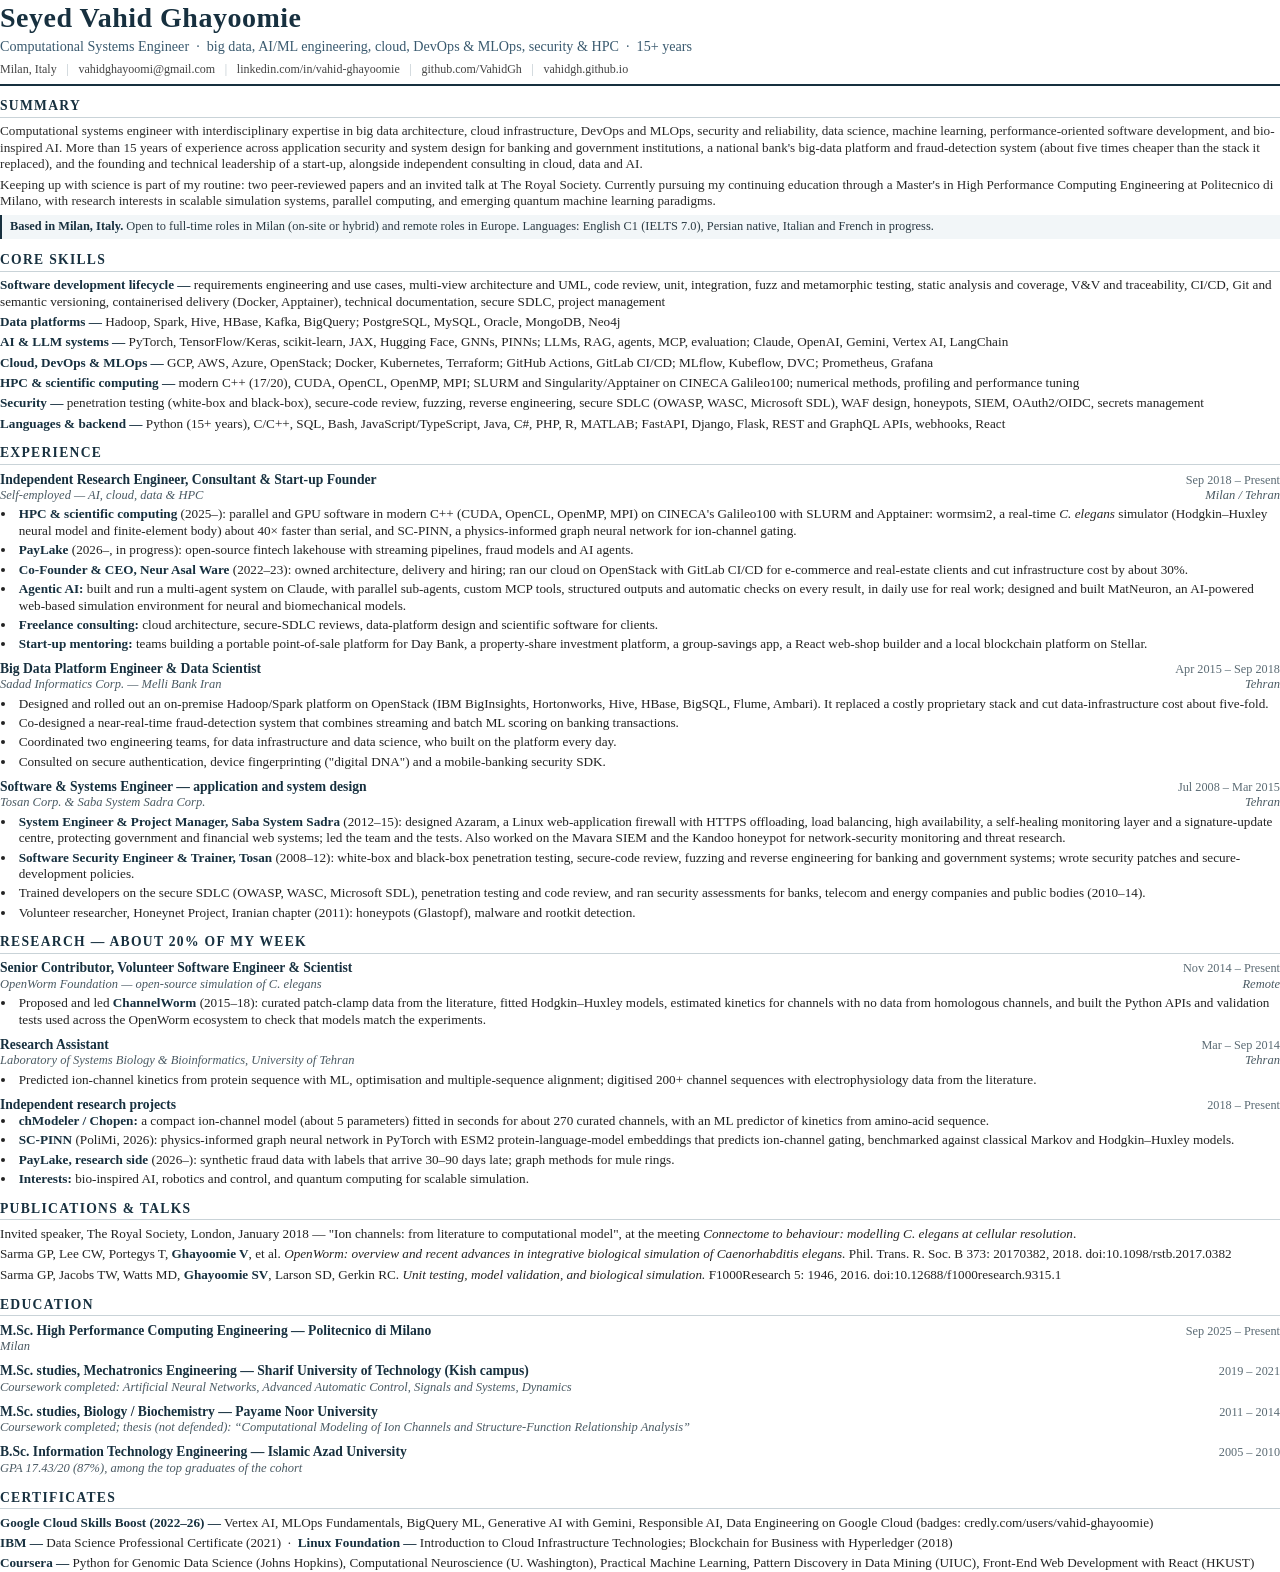
<file: cv/cv.html>
<!DOCTYPE html>
<html lang="en">
<head>
<meta charset="UTF-8">
<meta name="robots" content="noindex">
<title>Seyed Vahid Ghayoomie — CV</title>
<!-- Source of CV-SeyedVahidGhayoomie.pdf (public version: no phone number).
     Rebuild:  python3 -m weasyprint cv/cv.html cv/CV-SeyedVahidGhayoomie.pdf  -->
<style>
  @page { size: A4; margin: 11mm 13mm 10mm 13mm; }
  * { box-sizing: border-box; }
  body { font-family: "Times New Roman", "Liberation Serif", Times, serif;
         font-size: 9.9pt; line-height: 1.26; color: #232323; margin: 0; }
  .name { font-size: 21pt; font-weight: 700; letter-spacing: .5px; color: #17303f; margin: 0 0 2pt 0; }
  .tagline { font-size: 10.6pt; color: #3a5a6f; margin: 0 0 5pt 0; }
  .contact { font-size: 9pt; color: #444; margin: 0 0 3pt 0; }
  .contact a { color: #444; text-decoration: none; }
  .contact .sep { color: #b7c3c9; margin: 0 5pt; }
  .header-rule { border: none; border-top: 1.6pt solid #17303f; margin: 5pt 0 8pt 0; }
  h2 { font-size: 10.2pt; letter-spacing: 1.3px; text-transform: uppercase; color: #17303f;
       font-weight: 700; margin: 9pt 0 4pt 0; padding-bottom: 2pt; border-bottom: .9pt solid #c9d3d8;
       page-break-after: avoid; break-after: avoid; }
  h2:first-of-type { margin-top: 0; }
  .summary { margin: 0 0 3pt 0; color: #2b2b2b; }
  .avail { margin: 4pt 0 0 0; padding: 3pt 6pt; background: #f2f6f8; border-left: 2.2pt solid #17303f;
           font-size: 9.3pt; color: #2b3b44; }
  .entry { margin-bottom: 5.5pt; }
  .entry-row, .entry-sub { break-after: avoid; page-break-after: avoid; }
  ul.bullets li { break-inside: avoid; page-break-inside: avoid; }
  .entry:last-child { margin-bottom: 0; }
  .entry-row { display: flex; justify-content: space-between; align-items: baseline; gap: 10pt; }
  .entry-title { font-weight: 700; font-size: 10.2pt; color: #17303f; }
  .entry-date { font-size: 9.2pt; color: #5b6b74; white-space: nowrap; }
  .entry-sub { display: flex; justify-content: space-between; align-items: baseline; font-style: italic;
               color: #4a5a63; font-size: 9.4pt; margin-bottom: 2pt; gap: 10pt; }
  ul.bullets { margin: 0; padding-left: 12pt; }
  ul.bullets li { margin-bottom: 2pt; padding-left: 2pt; }
  ul.bullets li:last-child { margin-bottom: 0; }
  .skills-row { margin-bottom: 2.8pt; }
  .skills-row:last-child { margin-bottom: 0; }
  .skills-label { font-weight: 700; color: #17303f; }
  .pub { margin: 0 0 3pt 0; }
  .pub:last-child { margin-bottom: 0; }
  .two { display: flex; gap: 14pt; }
  .two > div { flex: 1 1 0; }
  strong { color: #17303f; }
  a { color: #17303f; text-decoration: none; }
</style>
</head>
<body>
  <div class="name">Seyed Vahid Ghayoomie</div>
  <div class="tagline">Computational Systems Engineer &nbsp;·&nbsp; big data, AI/ML engineering, cloud, DevOps &amp; MLOps, security &amp; HPC &nbsp;·&nbsp; 15+ years</div>
  <div class="contact">
    Milan, Italy <span class="sep">|</span>
    <a href="mailto:vahidghayoomi@gmail.com">vahidghayoomi@gmail.com</a> <span class="sep">|</span>
    <a href="https://www.linkedin.com/in/vahid-ghayoomie">linkedin.com/in/vahid-ghayoomie</a> <span class="sep">|</span>
    <a href="https://github.com/VahidGh">github.com/VahidGh</a> <span class="sep">|</span>
    <a href="https://vahidgh.github.io">vahidgh.github.io</a>
  </div>
  <hr class="header-rule">

  <h2>Summary</h2>
  <p class="summary">Computational systems engineer with interdisciplinary expertise in big data architecture, cloud
  infrastructure, DevOps and MLOps, security and reliability, data science, machine learning, performance-oriented software
  development,
  and bio-inspired AI. More than 15 years of experience across application security and system design for banking and
  government institutions, a national bank's big-data platform and fraud-detection system (about five times cheaper than the
  stack it replaced), and the founding and technical leadership of a start-up, alongside independent consulting in cloud,
  data and AI.</p>
  <p class="summary">Keeping up with science is part of my routine: two peer-reviewed papers and an invited talk at The Royal
  Society. Currently pursuing my continuing education through a Master's in High Performance Computing Engineering at
  Politecnico di Milano, with research interests in scalable simulation systems, parallel computing, and emerging quantum
  machine learning paradigms.</p>
  <p class="avail"><strong>Based in Milan, Italy.</strong> Open to full-time roles in Milan (on-site or hybrid) and remote roles
  in Europe. Languages: English C1 (IELTS 7.0), Persian native, Italian and French in progress.</p>

  <h2>Core Skills</h2>
  <div class="skills-row"><span class="skills-label">Software development lifecycle —</span> requirements engineering and use
    cases, multi-view architecture and UML, code review, unit, integration, fuzz and metamorphic testing, static analysis and
    coverage, V&amp;V and traceability, CI/CD, Git and semantic versioning, containerised delivery (Docker, Apptainer),
    technical documentation, secure SDLC, project management</div>
  <div class="skills-row"><span class="skills-label">Data platforms —</span> Hadoop, Spark, Hive, HBase, Kafka, BigQuery; PostgreSQL,
    MySQL, Oracle, MongoDB, Neo4j</div>
  <div class="skills-row"><span class="skills-label">AI &amp; LLM systems —</span> PyTorch, TensorFlow/Keras, scikit-learn, JAX,
    Hugging Face, GNNs, PINNs; LLMs, RAG, agents, MCP, evaluation; Claude, OpenAI, Gemini, Vertex AI, LangChain</div>
  <div class="skills-row"><span class="skills-label">Cloud, DevOps &amp; MLOps —</span> GCP, AWS, Azure, OpenStack; Docker,
    Kubernetes, Terraform; GitHub Actions, GitLab CI/CD; MLflow, Kubeflow, DVC; Prometheus, Grafana</div>
  <div class="skills-row"><span class="skills-label">HPC &amp; scientific computing —</span> modern C++ (17/20), CUDA, OpenCL,
    OpenMP, MPI; SLURM and Singularity/Apptainer on CINECA Galileo100; numerical methods, profiling and performance
    tuning</div>
  <div class="skills-row"><span class="skills-label">Security —</span> penetration testing (white-box and black-box),
    secure-code review, fuzzing, reverse engineering, secure SDLC (OWASP, WASC, Microsoft SDL), WAF design, honeypots, SIEM,
    OAuth2/OIDC, secrets management</div>
  <div class="skills-row"><span class="skills-label">Languages &amp; backend —</span> Python (15+ years), C/C++, SQL, Bash,
    JavaScript/TypeScript, Java, C#, PHP, R, MATLAB; FastAPI, Django, Flask, REST and GraphQL APIs, webhooks, React</div>

  <h2>Experience</h2>
  <div class="entry">
    <div class="entry-row"><span class="entry-title">Independent Research Engineer, Consultant &amp; Start-up Founder</span><span class="entry-date">Sep 2018 – Present</span></div>
    <div class="entry-sub"><span>Self-employed — AI, cloud, data &amp; HPC</span><span>Milan / Tehran</span></div>
    <ul class="bullets">
      <li><strong>HPC &amp; scientific computing</strong> (2025–): parallel and GPU software in modern C++ (CUDA, OpenCL, OpenMP,
        MPI) on CINECA's Galileo100 with SLURM and Apptainer: wormsim2, a real-time <em>C. elegans</em> simulator (Hodgkin–Huxley
        neural model and finite-element body) about 40× faster than serial, and SC-PINN, a physics-informed graph neural network for
        ion-channel gating.</li>
      <li><strong>PayLake</strong> (2026–, in progress): open-source fintech lakehouse with streaming pipelines, fraud models and AI agents.</li>
      <li><strong>Co-Founder &amp; CEO, Neur Asal Ware</strong> (2022–23): owned architecture, delivery and hiring; ran our cloud on
        OpenStack with GitLab CI/CD for e-commerce and real-estate clients and cut infrastructure cost by about 30%.</li>
      <li><strong>Agentic AI:</strong> built and run a multi-agent system on Claude, with parallel sub-agents, custom MCP tools,
        structured outputs and automatic checks on every result, in daily use for real work; designed and built MatNeuron,
        an AI-powered web-based simulation environment for neural and biomechanical models.</li>
      <li><strong>Freelance consulting:</strong> cloud architecture, secure-SDLC reviews, data-platform design and scientific
        software for clients.</li>
      <li><strong>Start-up mentoring:</strong> teams building a portable point-of-sale platform for Day Bank, a
        property-share investment platform, a group-savings app, a React web-shop builder and a local blockchain platform on
        Stellar.</li>
    </ul>
  </div>
  <div class="entry">
    <div class="entry-row"><span class="entry-title">Big Data Platform Engineer &amp; Data Scientist</span><span class="entry-date">Apr 2015 – Sep 2018</span></div>
    <div class="entry-sub"><span>Sadad Informatics Corp. — Melli Bank Iran</span><span>Tehran</span></div>
    <ul class="bullets">
      <li>Designed and rolled out an on-premise Hadoop/Spark platform on OpenStack (IBM BigInsights, Hortonworks, Hive, HBase,
        BigSQL, Flume, Ambari). It replaced a costly proprietary stack and cut data-infrastructure cost about five-fold.</li>
      <li>Co-designed a near-real-time fraud-detection system that combines streaming and batch ML scoring on banking
        transactions.</li>
      <li>Coordinated two engineering teams, for data infrastructure and data science, who built on the platform every day.</li>
      <li>Consulted on secure authentication, device fingerprinting ("digital DNA") and a mobile-banking security SDK.</li>
    </ul>
  </div>
  <div class="entry">
    <div class="entry-row"><span class="entry-title">Software &amp; Systems Engineer — application and system design</span><span class="entry-date">Jul 2008 – Mar 2015</span></div>
    <div class="entry-sub"><span>Tosan Corp. &amp; Saba System Sadra Corp.</span><span>Tehran</span></div>
    <ul class="bullets">
      <li><strong>System Engineer &amp; Project Manager, Saba System Sadra</strong> (2012–15): designed Azaram, a Linux
        web-application firewall with HTTPS offloading, load balancing, high availability, a self-healing monitoring layer and
        a signature-update centre, protecting government and financial web systems; led the team and the tests. Also worked
        on the Mavara SIEM and the Kandoo honeypot for network-security monitoring and threat research.</li>
      <li><strong>Software Security Engineer &amp; Trainer, Tosan</strong> (2008–12): white-box and black-box penetration
        testing, secure-code review, fuzzing and reverse engineering for banking and government systems; wrote security
        patches and secure-development policies.</li>
      <li>Trained developers on the secure SDLC (OWASP, WASC, Microsoft SDL), penetration testing and code review, and ran
        security assessments for banks, telecom and energy companies and public bodies (2010–14).</li>
      <li>Volunteer researcher, Honeynet Project, Iranian chapter (2011): honeypots (Glastopf), malware and rootkit detection.</li>
    </ul>
  </div>

  <h2>Research — about 20% of my week</h2>
  <div class="entry">
    <div class="entry-row"><span class="entry-title">Senior Contributor, Volunteer Software Engineer &amp; Scientist</span><span class="entry-date">Nov 2014 – Present</span></div>
    <div class="entry-sub"><span>OpenWorm Foundation — open-source simulation of <em>C. elegans</em></span><span>Remote</span></div>
    <ul class="bullets">
      <li>Proposed and led <strong>ChannelWorm</strong> (2015–18): curated patch-clamp data from the literature, fitted
        Hodgkin–Huxley models, estimated kinetics for channels with no data from homologous channels, and built the Python
        APIs and validation tests used across the OpenWorm ecosystem to check that models match the experiments.</li>
    </ul>
  </div>
  <div class="entry">
    <div class="entry-row"><span class="entry-title">Research Assistant</span><span class="entry-date">Mar – Sep 2014</span></div>
    <div class="entry-sub"><span>Laboratory of Systems Biology &amp; Bioinformatics, University of Tehran</span><span>Tehran</span></div>
    <ul class="bullets">
      <li>Predicted ion-channel kinetics from protein sequence with ML, optimisation and multiple-sequence alignment; digitised
        200+ channel sequences with electrophysiology data from the literature.</li>
    </ul>
  </div>
  <div class="entry">
    <div class="entry-row"><span class="entry-title">Independent research projects</span><span class="entry-date">2018 – Present</span></div>
    <ul class="bullets">
      <li><strong>chModeler / Chopen:</strong> a compact ion-channel model (about 5 parameters) fitted in seconds for about
        270 curated channels, with an ML predictor of kinetics from amino-acid sequence.</li>
      <li><strong>SC-PINN</strong> (PoliMi, 2026): physics-informed graph neural network in PyTorch with ESM2
        protein-language-model embeddings that predicts ion-channel gating, benchmarked against classical Markov and
        Hodgkin–Huxley models.</li>
      <li><strong>PayLake, research side</strong> (2026–): synthetic fraud data with labels that arrive 30–90 days late; graph methods for mule rings.</li>
      <li><strong>Interests:</strong> bio-inspired AI, robotics and control, and quantum computing for scalable simulation.</li>
    </ul>
  </div>

  <h2>Publications &amp; Talks</h2>
  <p class="pub">Invited speaker, The Royal Society, London, January 2018 — "Ion channels: from literature to computational
    model", at the meeting <em>Connectome to behaviour: modelling C. elegans at cellular resolution</em>.</p>
  <p class="pub">Sarma GP, Lee CW, Portegys T, <strong>Ghayoomie V</strong>, et al. <em>OpenWorm: overview and recent advances
    in integrative biological simulation of Caenorhabditis elegans.</em> Phil. Trans. R. Soc. B 373: 20170382, 2018.
    doi:10.1098/rstb.2017.0382</p>
  <p class="pub">Sarma GP, Jacobs TW, Watts MD, <strong>Ghayoomie SV</strong>, Larson SD, Gerkin RC. <em>Unit testing, model
    validation, and biological simulation.</em> F1000Research 5: 1946, 2016. doi:10.12688/f1000research.9315.1</p>

  <h2>Education</h2>
  <div class="entry">
    <div class="entry-row"><span class="entry-title">M.Sc. High Performance Computing Engineering — Politecnico di Milano</span><span class="entry-date">Sep 2025 – Present</span></div>
    <div class="entry-sub"><span>Milan</span></div>
  </div>
  <div class="entry">
    <div class="entry-row"><span class="entry-title">M.Sc. studies, Mechatronics Engineering — Sharif University of Technology (Kish campus)</span><span class="entry-date">2019 – 2021</span></div>
    <div class="entry-sub"><span>Coursework completed: Artificial Neural Networks, Advanced Automatic Control, Signals and Systems, Dynamics</span></div>
  </div>
  <div class="entry">
    <div class="entry-row"><span class="entry-title">M.Sc. studies, Biology / Biochemistry — Payame Noor University</span><span class="entry-date">2011 – 2014</span></div>
    <div class="entry-sub"><span>Coursework completed; thesis (not defended): “Computational Modeling of Ion Channels and
      Structure-Function Relationship Analysis”</span></div>
  </div>
  <div class="entry">
    <div class="entry-row"><span class="entry-title">B.Sc. Information Technology Engineering — Islamic Azad University</span><span class="entry-date">2005 – 2010</span></div>
    <div class="entry-sub"><span>GPA 17.43/20 (87%), among the top graduates of the cohort</span></div>
  </div>

  <h2>Certificates</h2>
  <div class="skills-row"><span class="skills-label">Google Cloud Skills Boost (2022–26) —</span> Vertex AI, MLOps Fundamentals,
    BigQuery ML, Generative AI with Gemini, Responsible AI, Data Engineering on Google Cloud (badges:
    credly.com/users/vahid-ghayoomie)</div>
  <div class="skills-row"><span class="skills-label">IBM —</span> Data Science Professional Certificate (2021) &nbsp;·&nbsp;
    <span class="skills-label">Linux Foundation —</span> Introduction to Cloud Infrastructure Technologies; Blockchain for
    Business with Hyperledger (2018)</div>
  <div class="skills-row"><span class="skills-label">Coursera —</span> Python for Genomic Data Science (Johns Hopkins),
    Computational Neuroscience (U. Washington), Practical Machine Learning, Pattern Discovery in Data Mining (UIUC), Front-End
    Web Development with React (HKUST)</div>
</body>
</html>
</file>
<file: assets/css/style.css>
/* ==========================================================================
   vahidgh.github.io — one-page personal site
   Plain CSS, no build step. Light + dark (follows the system setting).
   ========================================================================== */

:root {
  --bg: #fbfcfe;
  --surface: #ffffff;
  --surface-2: #f2f5fa;
  --ink: #0c1a2e;
  --text: #344256;
  --muted: #5b6b80;
  --line: #e2e8f1;
  --brand: #1f4fd1;
  --brand-2: #4d6ff0;
  --brand-ink: #173ea8;
  --brand-soft: #e9effe;
  --sci: #0b7466;
  --sci-2: #16a08c;
  --sci-soft: #e2f4f1;
  --ok: #15803d;
  --on-brand: #ffffff;
  --header-bg: rgba(251, 252, 254, .82);
  --radius: 16px;
  --radius-lg: 24px;
  --shadow-sm: 0 1px 2px rgba(12, 26, 46, .06);
  --shadow: 0 1px 2px rgba(12, 26, 46, .05), 0 12px 32px -14px rgba(12, 26, 46, .22);
  --maxw: 1140px;
  --font: "Inter", ui-sans-serif, system-ui, -apple-system, "Segoe UI", Roboto, "Helvetica Neue", Arial, "Noto Sans", sans-serif;
  color-scheme: light dark;
}

@media (prefers-color-scheme: dark) {
  :root {
    --bg: #0a1120;
    --surface: #0f1a2d;
    --surface-2: #0d1729;
    --ink: #e9eef7;
    --text: #c3cedd;
    --muted: #93a2b8;
    --line: #1f2c44;
    --brand: #82a6ff;
    --brand-2: #a4bfff;
    --brand-ink: #b3caff;
    --brand-soft: rgba(130, 166, 255, .13);
    --sci: #52d3bf;
    --sci-2: #7ae3d3;
    --sci-soft: rgba(82, 211, 191, .12);
    --ok: #4ade80;
    --on-brand: #0a1120;
    --header-bg: rgba(10, 17, 32, .78);
    --shadow-sm: 0 1px 2px rgba(0, 0, 0, .35);
    --shadow: 0 1px 2px rgba(0, 0, 0, .3), 0 14px 34px -16px rgba(0, 0, 0, .7);
  }
}

/* ---------- Base ---------- */
*, *::before, *::after { box-sizing: border-box; }
html { scroll-behavior: smooth; -webkit-text-size-adjust: 100%; text-size-adjust: 100%; }
body {
  margin: 0;
  font-family: var(--font);
  font-size: 1.0625rem;
  line-height: 1.65;
  color: var(--text);
  background: var(--bg);
  -webkit-font-smoothing: antialiased;
  -moz-osx-font-smoothing: grayscale;
  text-rendering: optimizeLegibility;
}
img { max-width: 100%; height: auto; display: block; }
a { color: var(--brand); text-decoration: none; }
a:hover { color: var(--brand-ink); text-decoration: underline; text-underline-offset: 3px; }
:focus-visible { outline: 3px solid var(--brand); outline-offset: 3px; border-radius: 6px; }
h1, h2, h3, h4 { color: var(--ink); line-height: 1.2; margin: 0; }
p { margin: 0 0 1em; }
ul, ol { margin: 0; }
b, strong { color: var(--ink); font-weight: 650; }
p, li { text-wrap: pretty; }
h1, h2, h3 { text-wrap: balance; }

.container { width: min(100% - 2.5rem, var(--maxw)); margin-inline: auto; }

.skip {
  position: absolute; left: -999px; top: 10px; z-index: 100;
  background: var(--brand); color: var(--on-brand); padding: .55rem .9rem; border-radius: 10px; font-weight: 600;
}
.skip:focus { left: 12px; text-decoration: none; color: var(--on-brand); }

.icon {
  width: 1.1em; height: 1.1em; flex: none;
  fill: none; stroke: currentColor; stroke-width: 1.8; stroke-linecap: round; stroke-linejoin: round;
  vertical-align: -0.15em;
}

/* ---------- Buttons ---------- */
.btn {
  display: inline-flex; align-items: center; gap: .5rem;
  font: inherit; font-weight: 600; font-size: .97rem; line-height: 1.2;
  padding: .75rem 1.2rem; border-radius: 12px; border: 1px solid transparent;
  cursor: pointer; white-space: nowrap;
  transition: transform .15s ease, background-color .15s ease, border-color .15s ease, box-shadow .15s ease, color .15s ease;
}
.btn:hover { text-decoration: none; transform: translateY(-1px); }
.btn-primary { background: var(--brand); color: var(--on-brand); box-shadow: 0 10px 22px -12px rgba(31, 79, 209, .7); }
.btn-primary:hover { background: var(--brand-ink); color: var(--on-brand); }
.btn-ghost { background: var(--surface); color: var(--ink); border-color: var(--line); }
.btn-ghost:hover { color: var(--brand); border-color: var(--brand); }
.btn-sm { padding: .5rem .85rem; font-size: .9rem; border-radius: 10px; }
.btn-light { background: #ffffff; color: #15327f; }
.btn-light:hover { background: #eef2ff; color: #15327f; }
.btn-outline-light { color: #ffffff; border-color: rgba(255, 255, 255, .55); background: rgba(255, 255, 255, .06); }
.btn-outline-light:hover { color: #ffffff; border-color: #ffffff; background: rgba(255, 255, 255, .12); }

/* ---------- Header ---------- */
.site-header {
  position: sticky; top: 0; z-index: 50;
  background: var(--header-bg);
  -webkit-backdrop-filter: saturate(180%) blur(12px);
  backdrop-filter: saturate(180%) blur(12px);
  border-bottom: 1px solid transparent;
  transition: border-color .2s ease, box-shadow .2s ease;
}
.site-header.scrolled { border-bottom-color: var(--line); box-shadow: var(--shadow-sm); }
.nav-wrap { display: flex; align-items: center; justify-content: space-between; gap: 1rem; min-height: 68px; }
.brand { display: inline-flex; align-items: center; gap: .65rem; color: var(--ink); font-weight: 700; letter-spacing: -.01em; }
.brand:hover { color: var(--ink); text-decoration: none; }
.monogram {
  display: inline-grid; place-items: center; width: 36px; height: 36px; border-radius: 10px;
  background: linear-gradient(135deg, #1f4fd1, #16a08c); color: #fff;
  font-size: .82rem; font-weight: 800; letter-spacing: .03em;
}
.nav { display: flex; align-items: center; gap: .15rem; }
.nav a:not(.btn) { color: var(--text); font-size: .95rem; font-weight: 500; padding: .45rem .7rem; border-radius: 9px; }
.nav a:not(.btn):hover { background: var(--surface-2); color: var(--ink); text-decoration: none; }
.nav a.active { color: var(--brand); }
.nav .btn { margin-left: .5rem; }
.menu-btn {
  display: none; align-items: center; justify-content: center;
  width: 42px; height: 42px; border-radius: 10px; border: 1px solid var(--line);
  background: var(--surface); color: var(--ink); cursor: pointer;
}
.menu-btn .icon { width: 22px; height: 22px; }

@media (max-width: 980px) {
  .nav { overflow-x: auto; }
  .nav-ready .menu-btn { display: inline-flex; }
  .nav-ready .nav {
    display: none; position: absolute; top: 100%; left: 0; right: 0;
    flex-direction: column; align-items: stretch; gap: .2rem;
    padding: .75rem 1.25rem 1.25rem; background: var(--bg);
    border-bottom: 1px solid var(--line); box-shadow: var(--shadow);
  }
  .nav-ready .nav.open { display: flex; }
  .nav-ready .nav a:not(.btn) { padding: .7rem .8rem; font-size: 1rem; }
  .nav-ready .nav .btn { margin: .5rem 0 0; justify-content: center; }
}
@media (max-width: 720px) {
  .nav-wrap { flex-wrap: wrap; }
  html:not(.nav-ready) .nav { width: 100%; padding-bottom: .5rem; }
}

/* ---------- Hero ---------- */
.hero { position: relative; overflow: hidden; padding: clamp(3rem, 7vw, 5.5rem) 0 clamp(3rem, 6vw, 4.5rem); }
.hero::before {
  content: ""; position: absolute; top: -18%; right: -12%; width: 62vw; height: 62vw; max-width: 780px; max-height: 780px;
  background: radial-gradient(closest-side, rgba(31, 79, 209, .11), transparent 72%);
  pointer-events: none;
}
.hero::after {
  content: ""; position: absolute; bottom: -30%; left: -15%; width: 50vw; height: 50vw; max-width: 620px; max-height: 620px;
  background: radial-gradient(closest-side, rgba(22, 160, 140, .08), transparent 72%);
  pointer-events: none;
}
.hero .container { position: relative; z-index: 1; }
.hero-grid { display: grid; grid-template-columns: minmax(0, 1.5fr) minmax(0, .8fr); gap: clamp(2rem, 5vw, 4.5rem); align-items: center; }
.pill {
  display: inline-flex; align-items: center; gap: .55rem;
  font-size: .85rem; font-weight: 600; color: var(--ok);
  background: rgba(21, 128, 61, .08); border: 1px solid rgba(21, 128, 61, .22);
  padding: .32rem .8rem; border-radius: 999px;
}
.pill .dot { width: 8px; height: 8px; border-radius: 50%; background: currentColor; box-shadow: 0 0 0 4px rgba(21, 128, 61, .16); }
.hello { font-size: 1.08rem; font-weight: 600; color: var(--brand); margin: 1.25rem 0 .35rem; }
.hero h1 { font-size: clamp(2.3rem, 1.6rem + 3.2vw, 3.9rem); font-weight: 800; letter-spacing: -.032em; }
.role { font-size: clamp(1.2rem, 1rem + .8vw, 1.55rem); font-weight: 650; color: var(--ink); letter-spacing: -.012em; margin: .7rem 0 .15rem; }
.focus { color: var(--muted); font-size: 1rem; margin-bottom: 1.25rem; }
.lead { font-size: 1.15rem; max-width: 58ch; }
.cta { display: flex; flex-wrap: wrap; gap: .75rem; margin: 1.6rem 0 1.25rem; }
.quick-links { display: flex; flex-wrap: wrap; align-items: center; gap: .6rem 1.4rem; font-size: .95rem; color: var(--muted); }
.quick-links a, .quick-links span { display: inline-flex; align-items: center; gap: .45rem; color: var(--muted); }
.quick-links a:hover { color: var(--brand); }

.portrait { position: relative; margin: 0; justify-self: center; width: min(100%, 300px); }
.portrait .frame {
  position: relative; aspect-ratio: 1 / 1; overflow: hidden;
  border-radius: 30px; border: 1px solid var(--line);
  background: linear-gradient(135deg, var(--brand-soft), var(--sci-soft));
  box-shadow: var(--shadow);
}
.portrait img { position: relative; width: 100%; height: 100%; object-fit: cover; }
.portrait .fallback {
  position: absolute; inset: 0; display: grid; place-items: center;
  font-size: 4.2rem; font-weight: 800; color: var(--brand); letter-spacing: .02em;
}
.portrait-caption { margin-top: .85rem; text-align: center; font-size: .9rem; line-height: 1.4; color: var(--muted); }
.portrait-caption b { color: var(--ink); font-weight: 650; }

.stats {
  list-style: none; padding: 0; margin: clamp(2.8rem, 6vw, 4rem) 0 0;
  display: grid; grid-template-columns: repeat(4, minmax(0, 1fr)); gap: 1rem;
}
.stat { background: var(--surface); border: 1px solid var(--line); border-radius: var(--radius); padding: 1.15rem 1.25rem; box-shadow: var(--shadow-sm); }
.stat b { display: block; font-size: clamp(1.7rem, 1.35rem + 1vw, 2.15rem); font-weight: 800; letter-spacing: -.03em; line-height: 1.1; color: var(--brand); }
.stat span { display: block; margin-top: .35rem; font-size: .92rem; line-height: 1.4; color: var(--muted); }
.stat.sci b { color: var(--sci); }

/* ---------- Sections ---------- */
section[id] { scroll-margin-top: 76px; }
.section { padding: clamp(3.75rem, 8vw, 6.25rem) 0; }
.section.alt { background: var(--surface-2); border-block: 1px solid var(--line); }
.section-head { max-width: 740px; margin-bottom: clamp(1.9rem, 4vw, 2.75rem); }
.section-head p { color: var(--muted); font-size: 1.08rem; margin: .85rem 0 0; }
.eyebrow {
  display: inline-block; margin-bottom: .6rem;
  font-size: .78rem; font-weight: 750; letter-spacing: .15em; text-transform: uppercase; color: var(--brand);
}
.section h2 { font-size: clamp(1.8rem, 1.4rem + 1.5vw, 2.55rem); font-weight: 800; letter-spacing: -.028em; }
.sub-title { font-size: 1.2rem; font-weight: 750; letter-spacing: -.01em; margin-bottom: 1rem; }

/* ---------- Cards ---------- */
.card {
  background: var(--surface); border: 1px solid var(--line); border-radius: var(--radius);
  padding: 1.35rem 1.35rem 1.25rem; box-shadow: var(--shadow-sm);
  transition: transform .2s ease, box-shadow .2s ease, border-color .2s ease;
}
.card:hover { transform: translateY(-3px); box-shadow: var(--shadow); border-color: color-mix(in srgb, var(--brand) 30%, var(--line)); }
.card h3 { font-size: 1.07rem; letter-spacing: -.01em; margin: .75rem 0 .4rem; }
.card p { font-size: .96rem; margin: 0; }
.ico {
  display: inline-grid; place-items: center; width: 44px; height: 44px; border-radius: 12px;
  background: var(--brand-soft); color: var(--brand);
}
.ico .icon { width: 23px; height: 23px; }
.ico.sm { width: 34px; height: 34px; border-radius: 10px; }
.ico.sm .icon { width: 19px; height: 19px; }
.more {
  display: inline-flex; align-items: center; gap: .3rem;
  margin-top: .8rem; font-size: .9rem; font-weight: 600;
}
.more .icon { width: .95em; height: .95em; }
.more-row { display: flex; flex-wrap: wrap; gap: 0 1.1rem; }

.tags { list-style: none; padding: 0; margin: 0; display: flex; flex-wrap: wrap; gap: .42rem; }
.tags li {
  font-size: .8rem; font-weight: 550; line-height: 1.3; color: var(--text);
  background: var(--surface-2); border: 1px solid var(--line); border-radius: 999px; padding: .24rem .62rem;
}
.section.alt .tags li { background: var(--bg); }

/* ---------- About ---------- */
.about-grid { display: grid; grid-template-columns: minmax(0, 1.08fr) minmax(0, 1fr); gap: clamp(2rem, 5vw, 4rem); align-items: center; }
.about-text h2 { margin-bottom: 1.2rem; }
.about-text p { font-size: 1.07rem; }
.about-text p:last-child { margin-bottom: 0; }
.do-grid { display: grid; grid-template-columns: repeat(2, minmax(0, 1fr)); gap: 1rem; }

/* ---------- Experience ---------- */
.timeline { display: grid; gap: 1.25rem; }
.job {
  display: grid; grid-template-columns: 200px minmax(0, 1fr); gap: 1.6rem;
  background: var(--surface); border: 1px solid var(--line); border-radius: var(--radius);
  padding: 1.7rem 1.75rem; box-shadow: var(--shadow-sm); position: relative;
}
.job::before {
  content: ""; position: absolute; left: 0; top: 1.7rem; bottom: 1.7rem; width: 3px; border-radius: 0 3px 3px 0;
  background: linear-gradient(180deg, var(--brand), var(--sci-2));
}
.job-when { margin: 0; font-weight: 700; color: var(--ink); font-size: .95rem; }
.job-where { margin: .25rem 0 0; color: var(--muted); font-size: .9rem; }
.job h3 { font-size: 1.22rem; letter-spacing: -.012em; }
.job .org { margin: .25rem 0 .85rem; color: var(--brand); font-weight: 600; }
.job-main > ul:not(.tags) { padding-left: 1.15rem; margin-bottom: 1.1rem; }
.job-main > ul:not(.tags) li { margin: .4rem 0; }
.job-main > ul:not(.tags) li::marker { color: var(--brand); }
.note-link { margin: 1.4rem 0 0; color: var(--muted); font-size: .96rem; }

/* ---------- Projects & skills ---------- */
.grid-3 { display: grid; grid-template-columns: repeat(3, minmax(0, 1fr)); gap: 1.1rem; }
.project { display: flex; flex-direction: column; }
.project .meta { font-size: .76rem; font-weight: 700; letter-spacing: .08em; text-transform: uppercase; color: var(--muted); }
.project h3 { font-size: 1.14rem; margin: .5rem 0 .55rem; }
.project > p { flex: 1 1 auto; margin-bottom: 1rem; }
.project .links { display: flex; flex-wrap: wrap; gap: .4rem 1.1rem; margin: .95rem 0 0; flex: 0 0 auto; font-size: .92rem; font-weight: 600; }
.project .links a { display: inline-flex; align-items: center; gap: .3rem; }
.skills { display: grid; grid-template-columns: repeat(3, minmax(0, 1fr)); gap: 1.1rem; }
.skill h3 { display: flex; align-items: center; gap: .65rem; margin: 0 0 .95rem; font-size: 1.04rem; }
.skill-sdlc p, .skill-project > p { font-size: .94rem; color: var(--muted); margin: 0 0 .95rem; }
.skill-sdlc { background: linear-gradient(135deg, var(--surface) 50%, var(--brand-soft)); }
.skill-project { display: flex; flex-direction: column; }
.skill-project .links { margin: .95rem 0 0; font-size: .92rem; font-weight: 600; }
.skill-project .links a { display: inline-flex; align-items: center; gap: .3rem; }

/* ---------- Research ---------- */
.research { background: linear-gradient(180deg, var(--sci-soft) 0%, transparent 42%), var(--bg); }
.research .eyebrow { color: var(--sci); }
.research .card:hover { border-color: color-mix(in srgb, var(--sci) 35%, var(--line)); }
.research .ico { background: var(--sci-soft); color: var(--sci); }
.research .more { color: var(--sci); }
.split { display: grid; grid-template-columns: minmax(0, 1.3fr) minmax(0, .9fr); gap: clamp(2rem, 5vw, 4rem); align-items: center; margin-bottom: clamp(2rem, 4vw, 2.75rem); }
.split .section-head { margin-bottom: 0; }
.week { background: var(--surface); border: 1px solid var(--line); border-radius: var(--radius-lg); padding: 1.5rem 1.6rem; box-shadow: var(--shadow); }
.week-title { margin: 0; font-weight: 700; color: var(--ink); }
.bar { display: flex; height: 16px; margin: 1rem 0 .8rem; border-radius: 999px; overflow: hidden; background: var(--surface-2); }
.bar span { display: block; height: 100%; }
.bar .eng { width: 80%; background: linear-gradient(90deg, var(--brand), var(--brand-2)); }
.bar .res { width: 20%; background: linear-gradient(90deg, var(--sci-2), var(--sci)); border-left: 2px solid var(--surface); }
.legend { display: flex; flex-wrap: wrap; justify-content: space-between; gap: .4rem 1rem; font-size: .9rem; color: var(--muted); }
.legend span { display: inline-flex; align-items: center; gap: .45rem; }
.sw { display: inline-block; width: 10px; height: 10px; border-radius: 3px; }
.sw.eng { background: var(--brand); }
.sw.res { background: var(--sci); }
.week-note { margin: 1rem 0 0; font-size: .95rem; }
.topics { display: grid; grid-template-columns: repeat(3, minmax(0, 1fr)); gap: 1.1rem; }
.topic { display: flex; flex-direction: column; }
.topic p { flex: 1 1 auto; }
.topic .more { align-self: flex-start; }

.research-work { display: grid; grid-template-columns: minmax(0, 1.35fr) minmax(0, .9fr); gap: clamp(1.5rem, 4vw, 2.5rem); margin-top: clamp(2.5rem, 5vw, 3.5rem); align-items: start; }
.rw-list { list-style: none; padding: 0; display: grid; gap: .9rem; }
.rw-list li { background: var(--surface); border: 1px solid var(--line); border-radius: 14px; padding: 1.1rem 1.25rem; box-shadow: var(--shadow-sm); }
.rw-head { display: flex; flex-wrap: wrap; justify-content: space-between; align-items: baseline; gap: .2rem 1rem; margin-bottom: .45rem; }
.rw-head h4 { font-size: 1.02rem; letter-spacing: -.005em; }
.when { color: var(--muted); font-size: .86rem; font-weight: 600; white-space: nowrap; }
.rw-list p { font-size: .95rem; margin: 0; }
.rw-list .more { margin-top: .6rem; }
.pubs { background: var(--surface); border: 1px solid var(--line); border-radius: var(--radius-lg); padding: 1.5rem 1.6rem; box-shadow: var(--shadow); position: sticky; top: 92px; }
.pubs ol { list-style: none; padding: 0; display: grid; gap: 1.2rem; }
.pubs li + li { padding-top: 1.2rem; border-top: 1px solid var(--line); }
.kind { display: block; font-size: .76rem; font-weight: 700; letter-spacing: .07em; text-transform: uppercase; color: var(--sci); margin-bottom: .35rem; }
.pubs p { font-size: .94rem; margin: 0; }
.pubs .more { margin-top: .5rem; }

/* ---------- Education ---------- */
.edu-grid { display: grid; grid-template-columns: minmax(0, 1.15fr) minmax(0, .95fr); gap: 1.25rem; align-items: start; }
.stack { display: grid; gap: 1.25rem; }
.card-title { display: flex; align-items: center; gap: .65rem; font-size: 1.1rem; margin: 0 0 .6rem !important; }
.edu-item { padding: 1rem 0; border-bottom: 1px solid var(--line); }
.edu-item:last-child { border-bottom: 0; padding-bottom: 0; }
.edu-head { display: flex; flex-wrap: wrap; justify-content: space-between; align-items: baseline; gap: .15rem 1rem; }
.edu-head h4 { font-size: 1.02rem; }
.school { margin: .2rem 0 .35rem !important; color: var(--brand); font-weight: 600; font-size: .94rem !important; }
.edu-item p { font-size: .94rem; margin: 0; }
.cert-list { padding-left: 1.1rem; display: grid; gap: .55rem; font-size: .94rem; }
.cert-list li::marker { color: var(--brand); }
.lang-list { list-style: none; padding: 0; display: grid; gap: .1rem; }
.lang-list li { display: flex; justify-content: space-between; gap: 1rem; padding: .5rem 0; border-bottom: 1px dashed var(--line); font-size: .95rem; }
.lang-list li:last-child { border-bottom: 0; }
.lang-list li span:first-child { color: var(--ink); font-weight: 600; }
.lang-list li span:last-child { color: var(--muted); }
.edu-grid .card:hover, .stack .card:hover { transform: none; }

/* ---------- Contact ---------- */
.contact-card {
  position: relative; overflow: hidden;
  display: grid; grid-template-columns: minmax(0, 1.25fr) minmax(0, .9fr); gap: clamp(1.5rem, 4vw, 3rem); align-items: center;
  padding: clamp(1.9rem, 4.5vw, 3.2rem); border-radius: var(--radius-lg);
  background: linear-gradient(135deg, #1b3fae 0%, #2a55d6 50%, #0f7f71 125%);
  color: #fff; box-shadow: var(--shadow);
}
.contact-card::after {
  content: ""; position: absolute; right: -120px; top: -120px; width: 360px; height: 360px; border-radius: 50%;
  background: radial-gradient(closest-side, rgba(255, 255, 255, .16), transparent 70%); pointer-events: none;
}
.contact-card > * { position: relative; z-index: 1; }
.contact-card .eyebrow { color: rgba(255, 255, 255, .78); }
.contact-card h2 { color: #fff; margin-bottom: .9rem; }
.contact-card p { color: rgba(255, 255, 255, .92); font-size: 1.06rem; max-width: 56ch; }
.contact-card .cta { margin-bottom: 0; }
.contact-list { list-style: none; padding: 0; display: grid; gap: .8rem; }
.contact-list li {
  display: flex; align-items: center; gap: .75rem; min-width: 0;
  padding: .75rem .95rem; border-radius: 12px;
  background: rgba(255, 255, 255, .08); border: 1px solid rgba(255, 255, 255, .16);
}
.contact-list .icon { width: 20px; height: 20px; color: rgba(255, 255, 255, .85); }
.contact-list a, .contact-list span { color: #fff; overflow-wrap: anywhere; font-size: .96rem; }
.contact-list a:hover { color: #fff; }

/* ---------- Footer ---------- */
.site-footer { padding: 0 0 2.5rem; color: var(--muted); font-size: .9rem; }
.footer-wrap { display: flex; flex-wrap: wrap; justify-content: space-between; align-items: center; gap: 1rem; padding-top: 1.6rem; border-top: 1px solid var(--line); }
.footer-wrap p { margin: 0; }
.site-footer .top { display: inline-flex; align-items: center; gap: .4rem; color: var(--muted); font-weight: 600; }
.site-footer .top:hover { color: var(--brand); }

/* ---------- Responsive ---------- */
@media (max-width: 1040px) {
  .grid-3, .skills, .topics { grid-template-columns: repeat(2, minmax(0, 1fr)); }
  .about-grid, .split, .research-work, .edu-grid { grid-template-columns: 1fr; }
  .pubs { position: static; }
}
@media (max-width: 860px) {
  .hero-grid { grid-template-columns: 1fr; }
  .portrait { order: -1; justify-self: start; width: 190px; margin-bottom: .75rem; }
  .portrait .frame { border-radius: 24px; }
  .portrait-caption { text-align: left; font-size: .85rem; }
  .stats { grid-template-columns: repeat(2, minmax(0, 1fr)); }
  .contact-card { grid-template-columns: 1fr; }
  .job { grid-template-columns: 1fr; gap: .5rem; padding: 1.35rem 1.35rem 1.35rem 1.5rem; }
  .job-side { display: flex; flex-wrap: wrap; gap: .1rem .75rem; align-items: baseline; }
  .job-where { margin: 0; }
  .job::before { top: 1.35rem; bottom: 1.35rem; }
}
@media (max-width: 640px) {
  body { font-size: 1rem; }
  .grid-3, .skills, .topics, .do-grid { grid-template-columns: 1fr; }
  .lead { font-size: 1.06rem; }
  .cta .btn { flex: 1 1 auto; justify-content: center; }
  .stat { padding: 1rem; }
  .week, .pubs { padding: 1.25rem; }
}

@media (prefers-reduced-motion: reduce) {
  html { scroll-behavior: auto; }
  *, *::before, *::after { transition: none !important; animation: none !important; }
}

@media (prefers-color-scheme: dark) {
  .pill { background: rgba(74, 222, 128, .08); border-color: rgba(74, 222, 128, .25); }
  .pill .dot { box-shadow: 0 0 0 4px rgba(74, 222, 128, .15); }
  .btn-primary { box-shadow: none; }
  .hero::before { background: radial-gradient(closest-side, rgba(130, 166, 255, .12), transparent 72%); }
  .hero::after { background: radial-gradient(closest-side, rgba(82, 211, 191, .08), transparent 72%); }
}

/* ---------- Print: a clean, CV-like version of the page ---------- */
@media print {
  :root {
    --bg: #fff; --surface: #fff; --surface-2: #fff; --ink: #000; --text: #222; --muted: #444; --line: #ccc;
    --brand: #1f4fd1; --sci: #0b7466; --shadow: none; --shadow-sm: none;
  }
  body { font-size: 10.5pt; }
  .site-header, .menu-btn, .skip, .cta, .quick-links a, .site-footer .top, .hero::before, .hero::after { display: none !important; }
  .hero { padding: 0 0 1rem; }
  .section { padding: 1.2rem 0; }
  .section.alt, .research { background: none; border: 0; }
  .card, .job, .stat, .rw-list li, .pubs, .week { break-inside: avoid; box-shadow: none; }
  .pubs { position: static; }
  .contact-card { background: none; color: #000; border: 1px solid #ccc; }
  .contact-card h2, .contact-card p, .contact-card .eyebrow, .contact-list a, .contact-list span, .contact-list .icon { color: #000; }
  .contact-list li { background: none; border-color: #ccc; }
  a { color: #000; }
}
</file>
